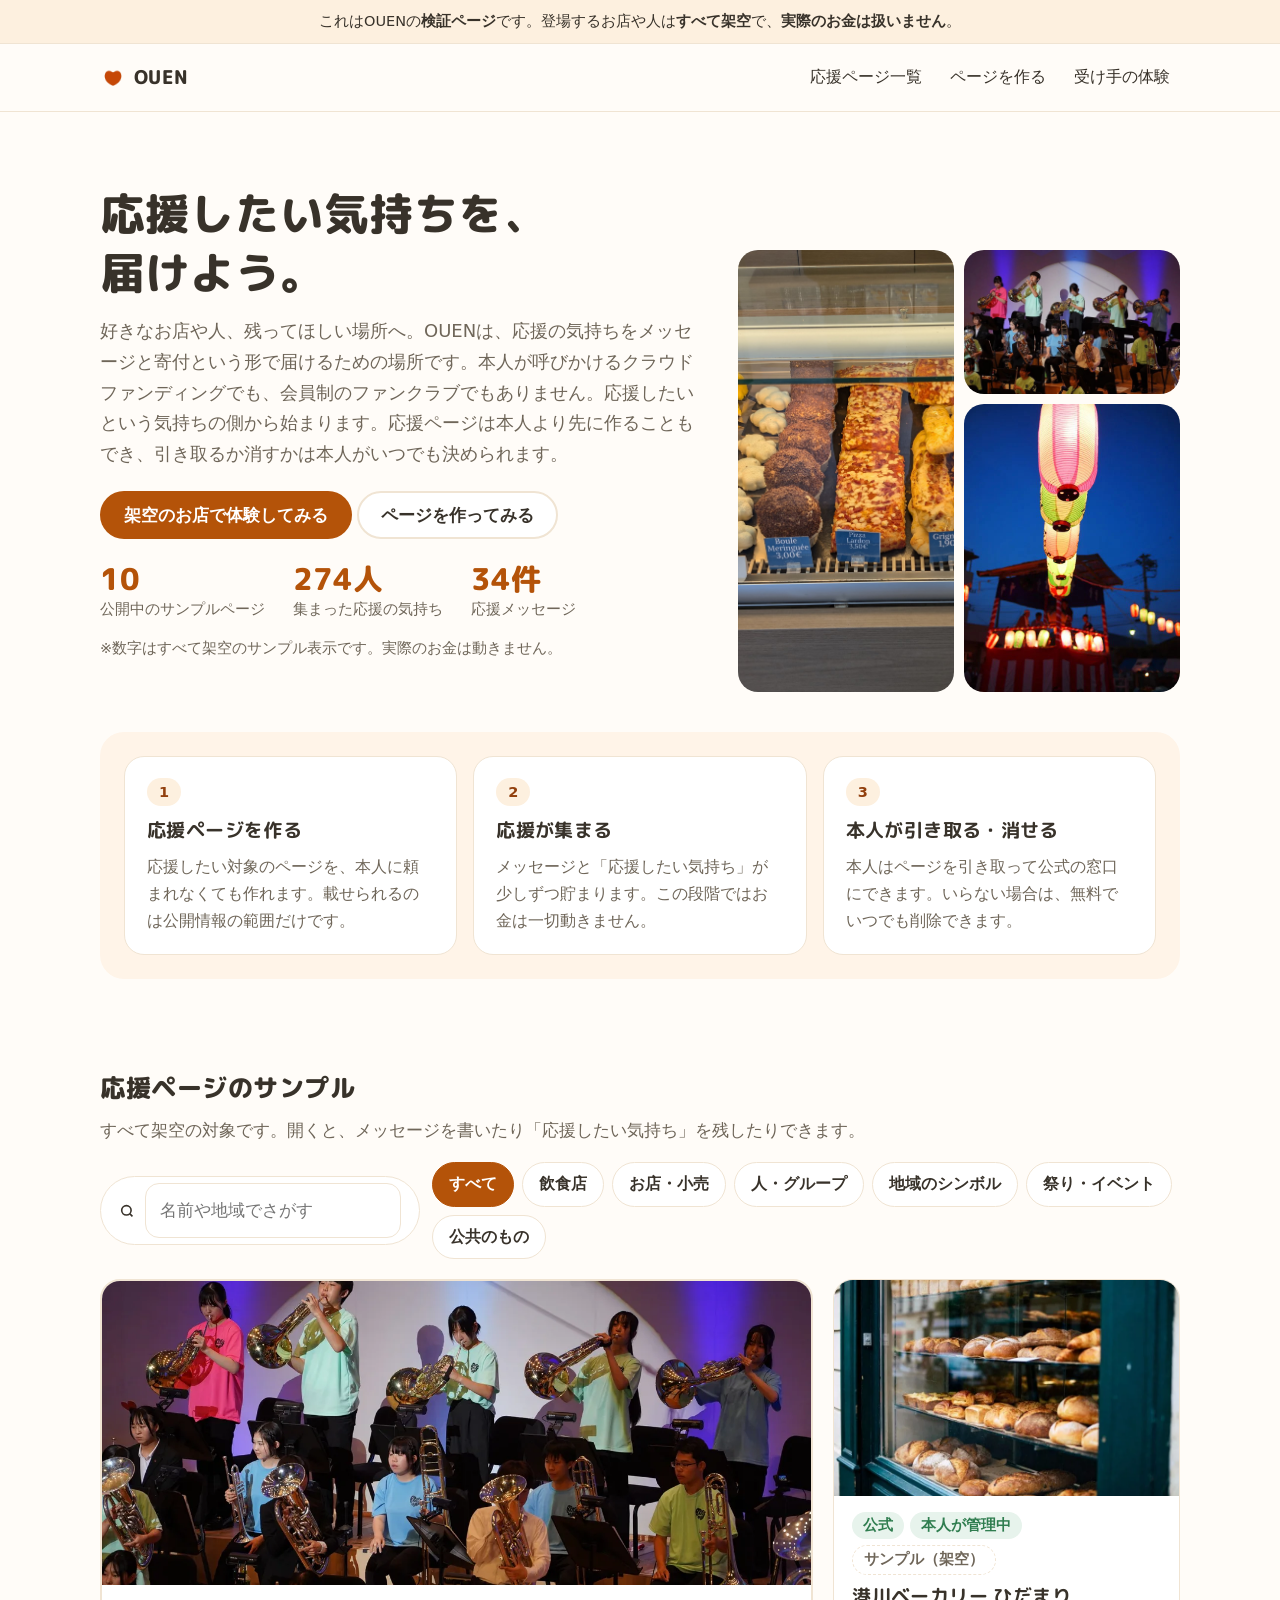
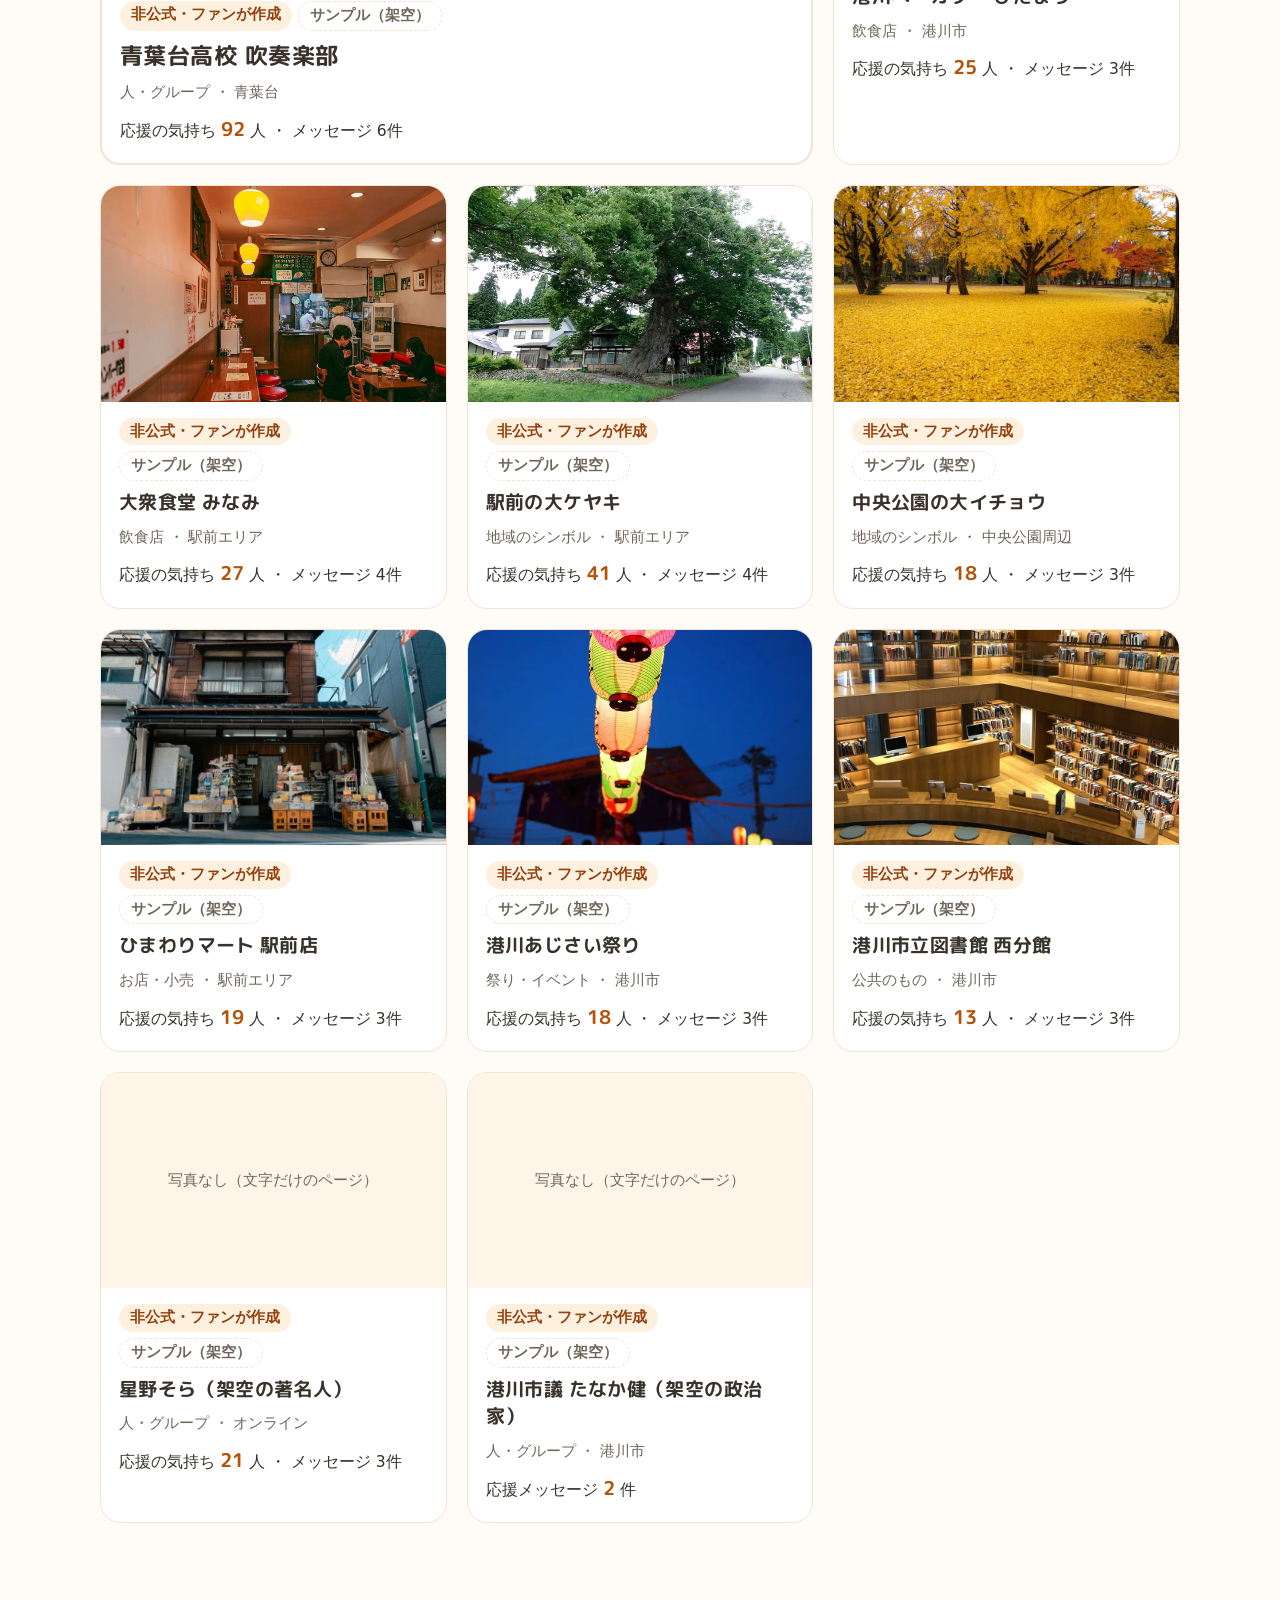
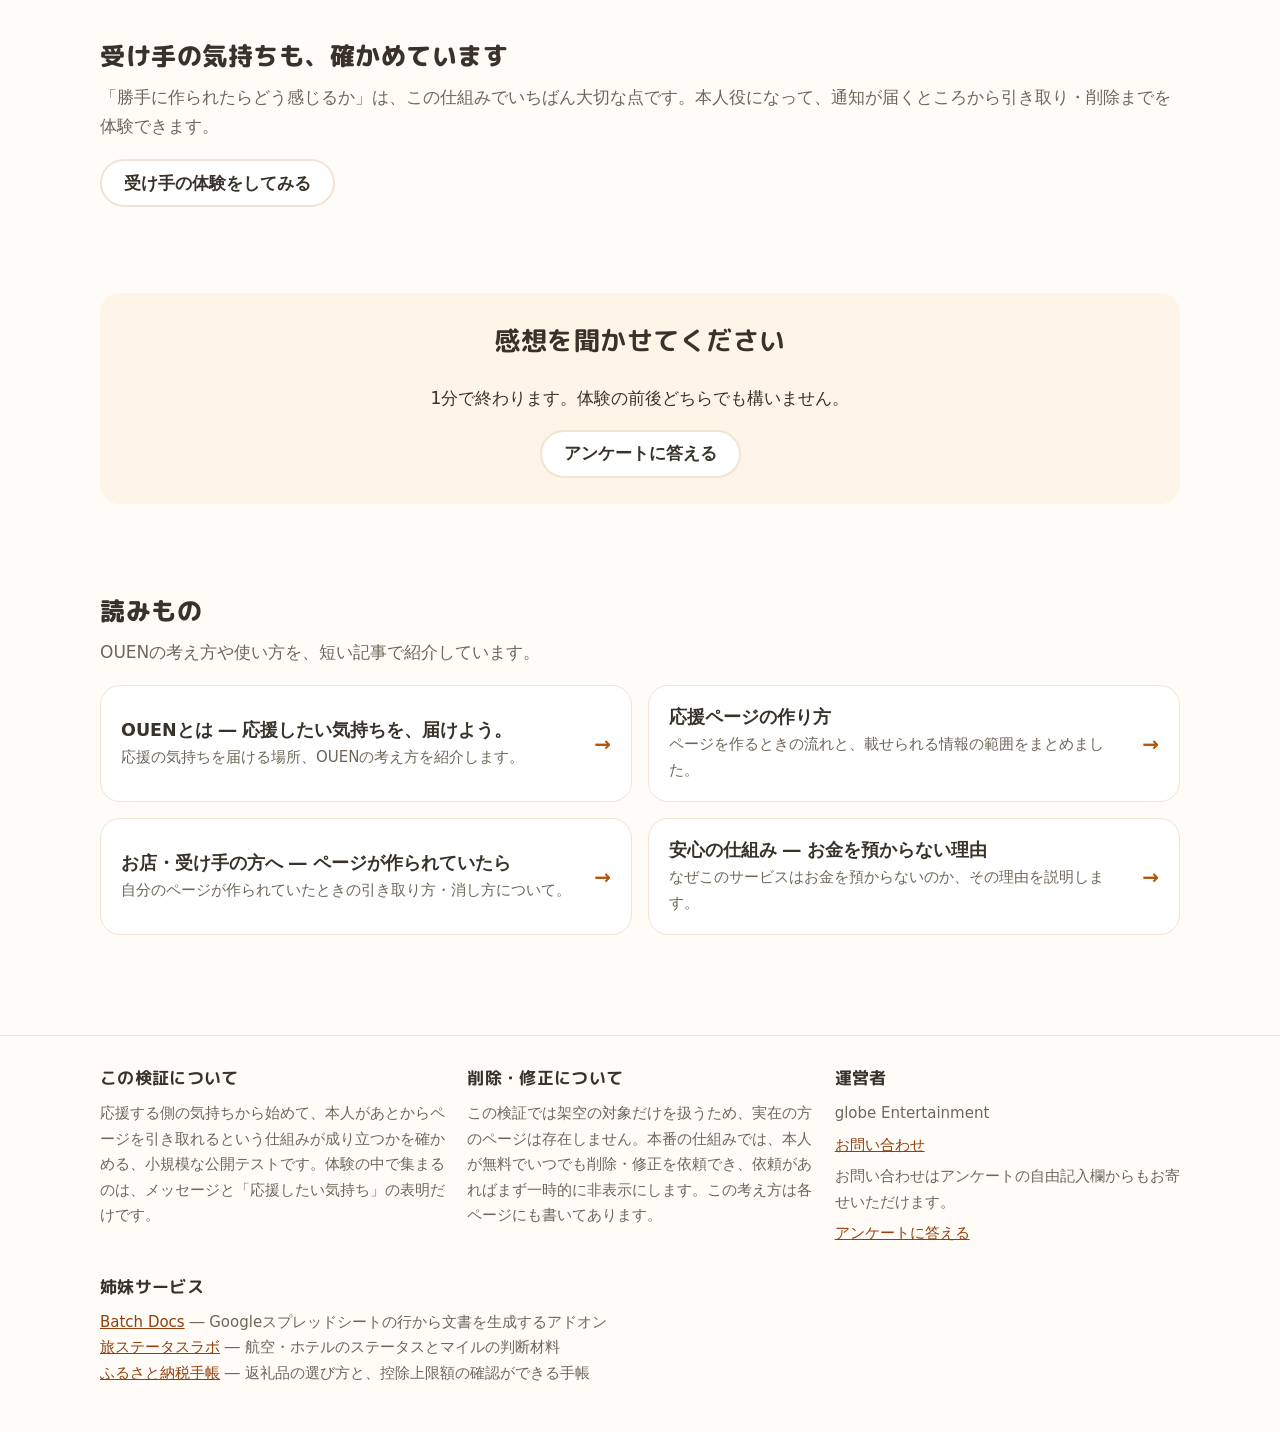
<file: index.html>
<!doctype html>
<html lang="ja">
<head>
<meta charset="utf-8" />
<meta name="viewport" content="width=device-width, initial-scale=1, viewport-fit=cover" />
<meta name="color-scheme" content="light dark" />
<title>OUEN｜応援したい気持ちを、届けよう。</title>
<meta name="description" content="OUENは、応援の気持ちをメッセージと寄付という形で届けるための場所です。本人が呼びかけるクラウドファンディングでも、会員制のファンクラブでもありません。これは検証ページです。登場するお店や人はすべて架空で、実際のお金は扱いません。" />
<link rel="canonical" href="https://ouen.globe-ent.com/" />
<meta property="og:type" content="website" />
<meta property="og:site_name" content="OUEN（検証中）" />
<meta property="og:title" content="OUEN｜応援したい気持ちを、届けよう。" />
<meta property="og:description" content="OUENは、応援の気持ちをメッセージと寄付という形で届けるための場所です。これは検証ページです。登場するお店や人はすべて架空で、実際のお金は扱いません。" />
<meta property="og:url" content="https://ouen.globe-ent.com/" />
<meta property="og:image" content="https://ouen.globe-ent.com/assets/ogp.jpg" />
<meta name="twitter:card" content="summary_large_image" />
<link rel="icon" href="/assets/favicon.png" type="image/png">
<link rel="preconnect" href="https://fonts.googleapis.com" />
<link rel="preconnect" href="https://fonts.gstatic.com" crossorigin />
<link href="https://fonts.googleapis.com/css2?family=M+PLUS+Rounded+1c:wght@500;700;800&display=swap" rel="stylesheet" />
<link rel="stylesheet" href="/assets/lp.css">
</head>
<body>
<div class="disclosure">これはOUENの<strong>検証ページ</strong>です。登場するお店や人は<strong>すべて架空</strong>で、<strong>実際のお金は扱いません</strong>。</div>

<header class="site-head">
<div class="wrap">
<a class="brand" href="#/"><img src="/assets/favicon.png" alt="">OUEN</a>
<nav class="head-nav">
<a href="#/">応援ページ一覧</a>
<a href="#/create">ページを作る</a>
<a href="#/recipient">受け手の体験</a>
</nav>
</div>
</header>

<main id="app" class="wrap"></main>

<footer>
<div class="wrap foot-grid">
<div>
<h2>この検証について</h2>
<p>応援する側の気持ちから始めて、本人があとからページを引き取れるという仕組みが成り立つかを確かめる、小規模な公開テストです。体験の中で集まるのは、メッセージと「応援したい気持ち」の表明だけです。</p>
</div>
<div>
<h2>削除・修正について</h2>
<p>この検証では架空の対象だけを扱うため、実在の方のページは存在しません。本番の仕組みでは、本人が無料でいつでも削除・修正を依頼でき、依頼があればまず一時的に非表示にします。この考え方は各ページにも書いてあります。</p>
</div>
<div>
<h2>運営者</h2>
<p>globe Entertainment</p>
<p><a href="https://docs.google.com/forms/d/e/1FAIpQLScXR3pevi-kSNY3F0o4tdRBYdQeOaUezM6FB2S7_Kya7BMilw/viewform" target="_blank" rel="noopener">お問い合わせ</a></p>
<p>お問い合わせはアンケートの自由記入欄からもお寄せいただけます。</p>
<p><a href="https://docs.google.com/forms/d/e/1FAIpQLSfyrI0xlNw-6og42IfKpYyGE5YDRkhZcs0p3qMqqOJnfvwfFw/viewform" target="_blank" rel="noopener" data-survey>アンケートに答える</a></p>
</div>
</div>
<div class="wrap" style="margin-top:20px">
<div>
<h2>姉妹サービス</h2>
<p><a href="https://batchdocs.globe-ent.com/">Batch Docs</a> ― Googleスプレッドシートの行から文書を生成するアドオン<br>
<a href="https://travel.globe-ent.com/">旅ステータスラボ</a> ― 航空・ホテルのステータスとマイルの判断材料<br>
<a href="https://furusato.globe-ent.com/">ふるさと納税手帳</a> ― 返礼品の選び方と、控除上限額の確認ができる手帳</p>
</div>
</div>
</footer>

<script src="/assets/lp-core.js"></script>
<script src="/assets/lp-app.js"></script>
</body>
</html>
</file>
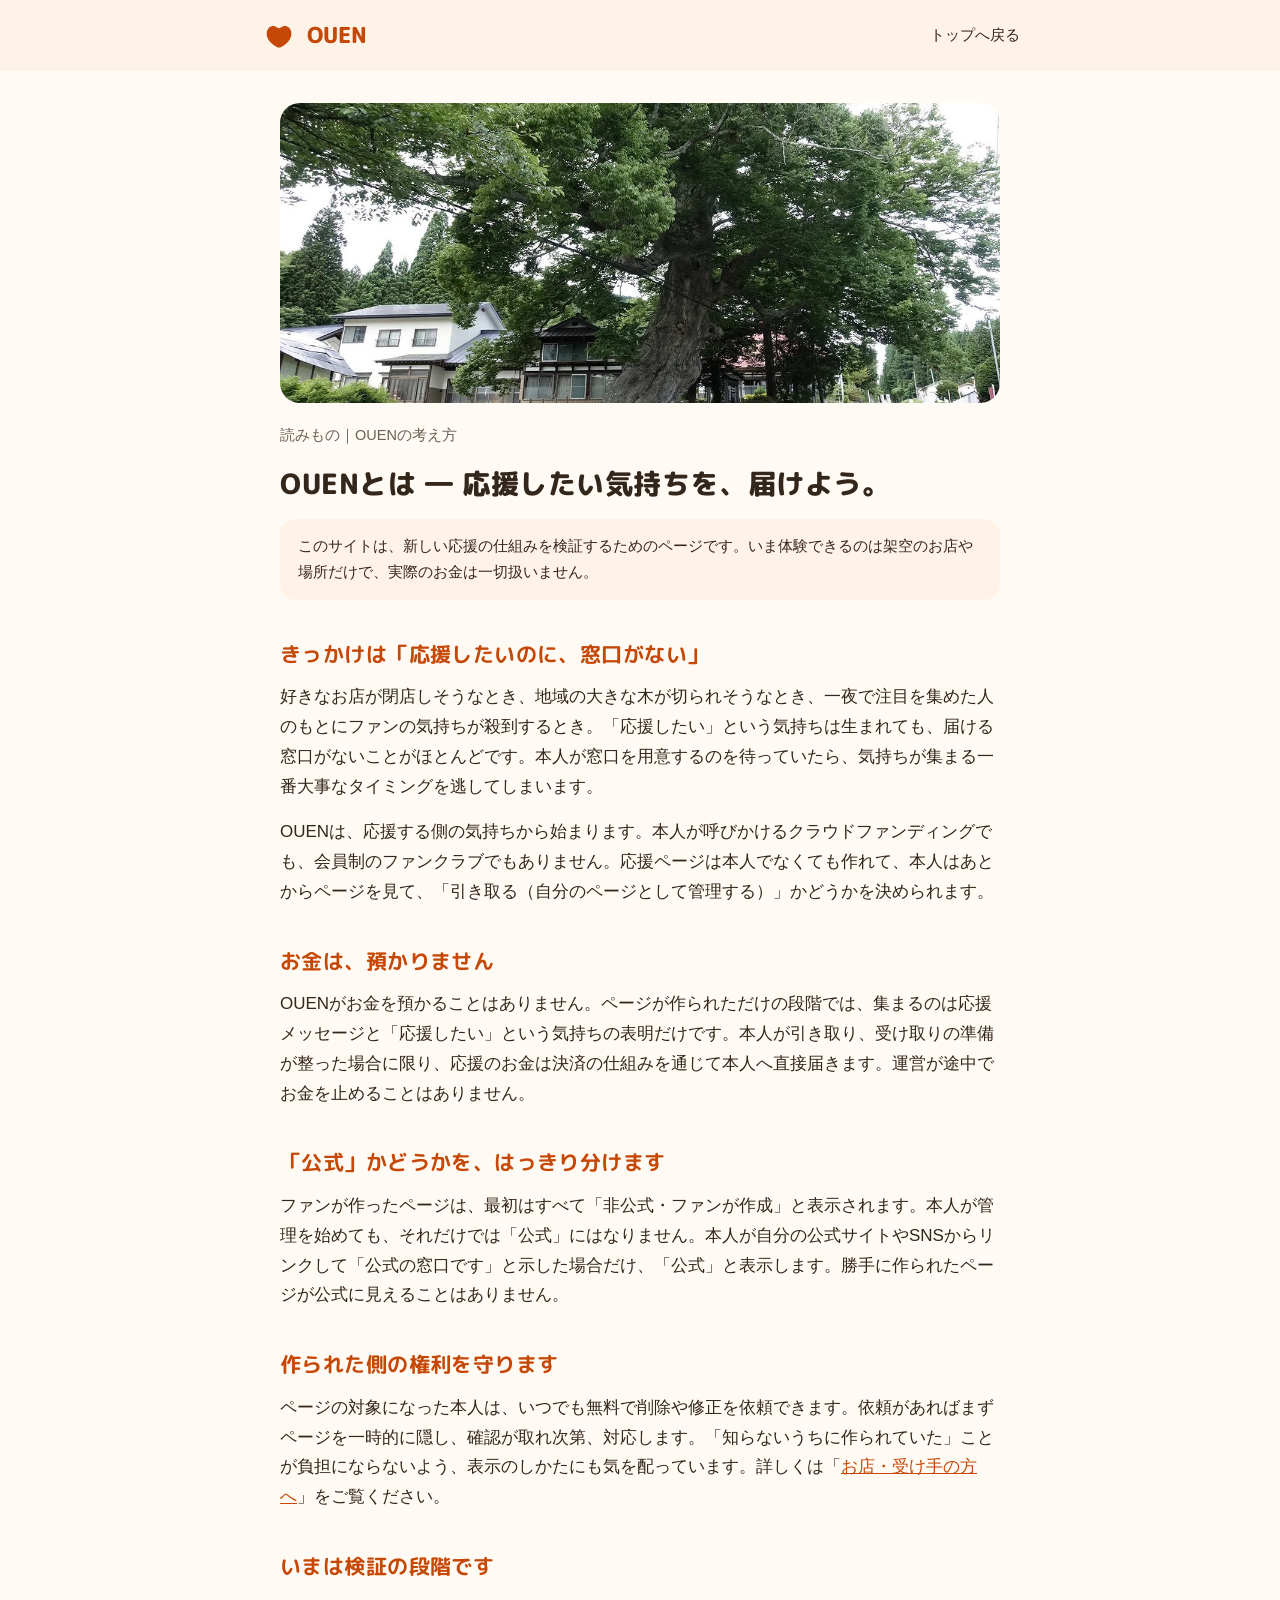
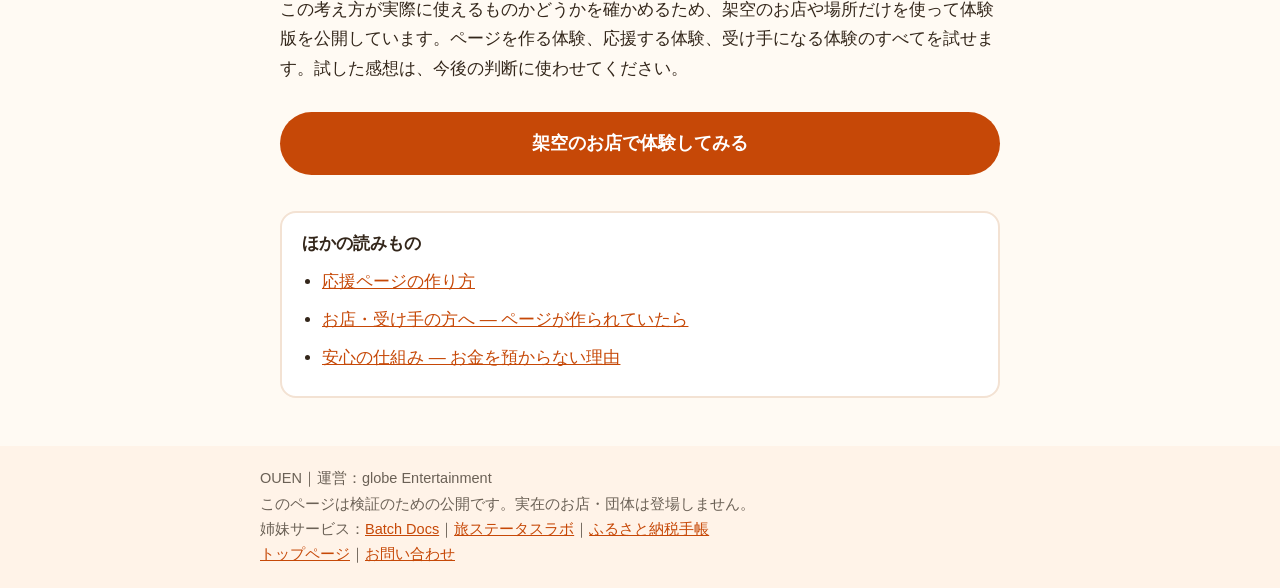
<file: articles/about.html>
<!DOCTYPE html>
<html lang="ja">
<head>
<meta charset="UTF-8">
<meta name="viewport" content="width=device-width, initial-scale=1.0">
<title>OUENとは｜応援したい気持ちを、届けよう。 | OUEN</title>
<meta name="description" content="OUENは、応援の気持ちをメッセージと寄付という形で届けるための場所です。お金は預かりません。現在は検証中のため、体験できるのは架空のお店だけです。">
<link rel="canonical" href="https://ouen.globe-ent.com/articles/about.html">
<link rel="icon" href="/assets/favicon.png" type="image/png">
<meta property="og:title" content="OUENとは｜応援したい気持ちを、届けよう。">
<meta property="og:description" content="応援の気持ちを届ける場所、OUENの考え方。お金は預かりません。検証中のコンセプト紹介です。">
<meta property="og:type" content="article">
<meta property="og:url" content="https://ouen.globe-ent.com/articles/about.html">
<meta property="og:image" content="https://ouen.globe-ent.com/assets/ogp.jpg">
<link rel="preconnect" href="https://fonts.googleapis.com">
<link rel="preconnect" href="https://fonts.gstatic.com" crossorigin>
<link href="https://fonts.googleapis.com/css2?family=M+PLUS+Rounded+1c:wght@500;700;800&display=swap" rel="stylesheet">
<link rel="stylesheet" href="/assets/article.css">
</head>
<body>
<header><div class="inner"><a class="logo" href="/"><img class="logo-mark" src="/assets/favicon.png" alt="">OUEN</a><a class="back" href="/">トップへ戻る</a></div></header>
<main>
<img class="eyecatch photo" src="../assets/article-about.jpg" alt="">
<p class="eyebrow">読みもの｜OUENの考え方</p>
<h1>OUENとは ― 応援したい気持ちを、届けよう。</h1>
<div class="notice">このサイトは、新しい応援の仕組みを検証するためのページです。いま体験できるのは架空のお店や場所だけで、実際のお金は一切扱いません。</div>

<h2>きっかけは「応援したいのに、窓口がない」</h2>
<p>好きなお店が閉店しそうなとき、地域の大きな木が切られそうなとき、一夜で注目を集めた人のもとにファンの気持ちが殺到するとき。「応援したい」という気持ちは生まれても、届ける窓口がないことがほとんどです。本人が窓口を用意するのを待っていたら、気持ちが集まる一番大事なタイミングを逃してしまいます。</p>
<p>OUENは、応援する側の気持ちから始まります。本人が呼びかけるクラウドファンディングでも、会員制のファンクラブでもありません。応援ページは本人でなくても作れて、本人はあとからページを見て、「引き取る（自分のページとして管理する）」かどうかを決められます。</p>

<h2>お金は、預かりません</h2>
<p>OUENがお金を預かることはありません。ページが作られただけの段階では、集まるのは応援メッセージと「応援したい」という気持ちの表明だけです。本人が引き取り、受け取りの準備が整った場合に限り、応援のお金は決済の仕組みを通じて本人へ直接届きます。運営が途中でお金を止めることはありません。</p>

<h2>「公式」かどうかを、はっきり分けます</h2>
<p>ファンが作ったページは、最初はすべて「非公式・ファンが作成」と表示されます。本人が管理を始めても、それだけでは「公式」にはなりません。本人が自分の公式サイトやSNSからリンクして「公式の窓口です」と示した場合だけ、「公式」と表示します。勝手に作られたページが公式に見えることはありません。</p>

<h2>作られた側の権利を守ります</h2>
<p>ページの対象になった本人は、いつでも無料で削除や修正を依頼できます。依頼があればまずページを一時的に隠し、確認が取れ次第、対応します。「知らないうちに作られていた」ことが負担にならないよう、表示のしかたにも気を配っています。詳しくは「<a href="/articles/for-recipients.html">お店・受け手の方へ</a>」をご覧ください。</p>

<h2>いまは検証の段階です</h2>
<p>この考え方が実際に使えるものかどうかを確かめるため、架空のお店や場所だけを使って体験版を公開しています。ページを作る体験、応援する体験、受け手になる体験のすべてを試せます。試した感想は、今後の判断に使わせてください。</p>

<a class="cta" href="/">架空のお店で体験してみる</a>

<div class="links">
<p>ほかの読みもの</p>
<ul>
<li><a href="/articles/how-to-create.html">応援ページの作り方</a></li>
<li><a href="/articles/for-recipients.html">お店・受け手の方へ ― ページが作られていたら</a></li>
<li><a href="/articles/safety.html">安心の仕組み ― お金を預からない理由</a></li>
</ul>
</div>
</main>
<footer><div class="inner">OUEN｜運営：globe Entertainment<br>このページは検証のための公開です。実在のお店・団体は登場しません。<br>姉妹サービス：<a href="https://batchdocs.globe-ent.com/">Batch Docs</a>｜<a href="https://travel.globe-ent.com/">旅ステータスラボ</a>｜<a href="https://furusato.globe-ent.com/">ふるさと納税手帳</a><br><a href="/">トップページ</a>｜<a href="https://docs.google.com/forms/d/e/1FAIpQLScXR3pevi-kSNY3F0o4tdRBYdQeOaUezM6FB2S7_Kya7BMilw/viewform">お問い合わせ</a></div></footer>
</body>
</html>
</file>
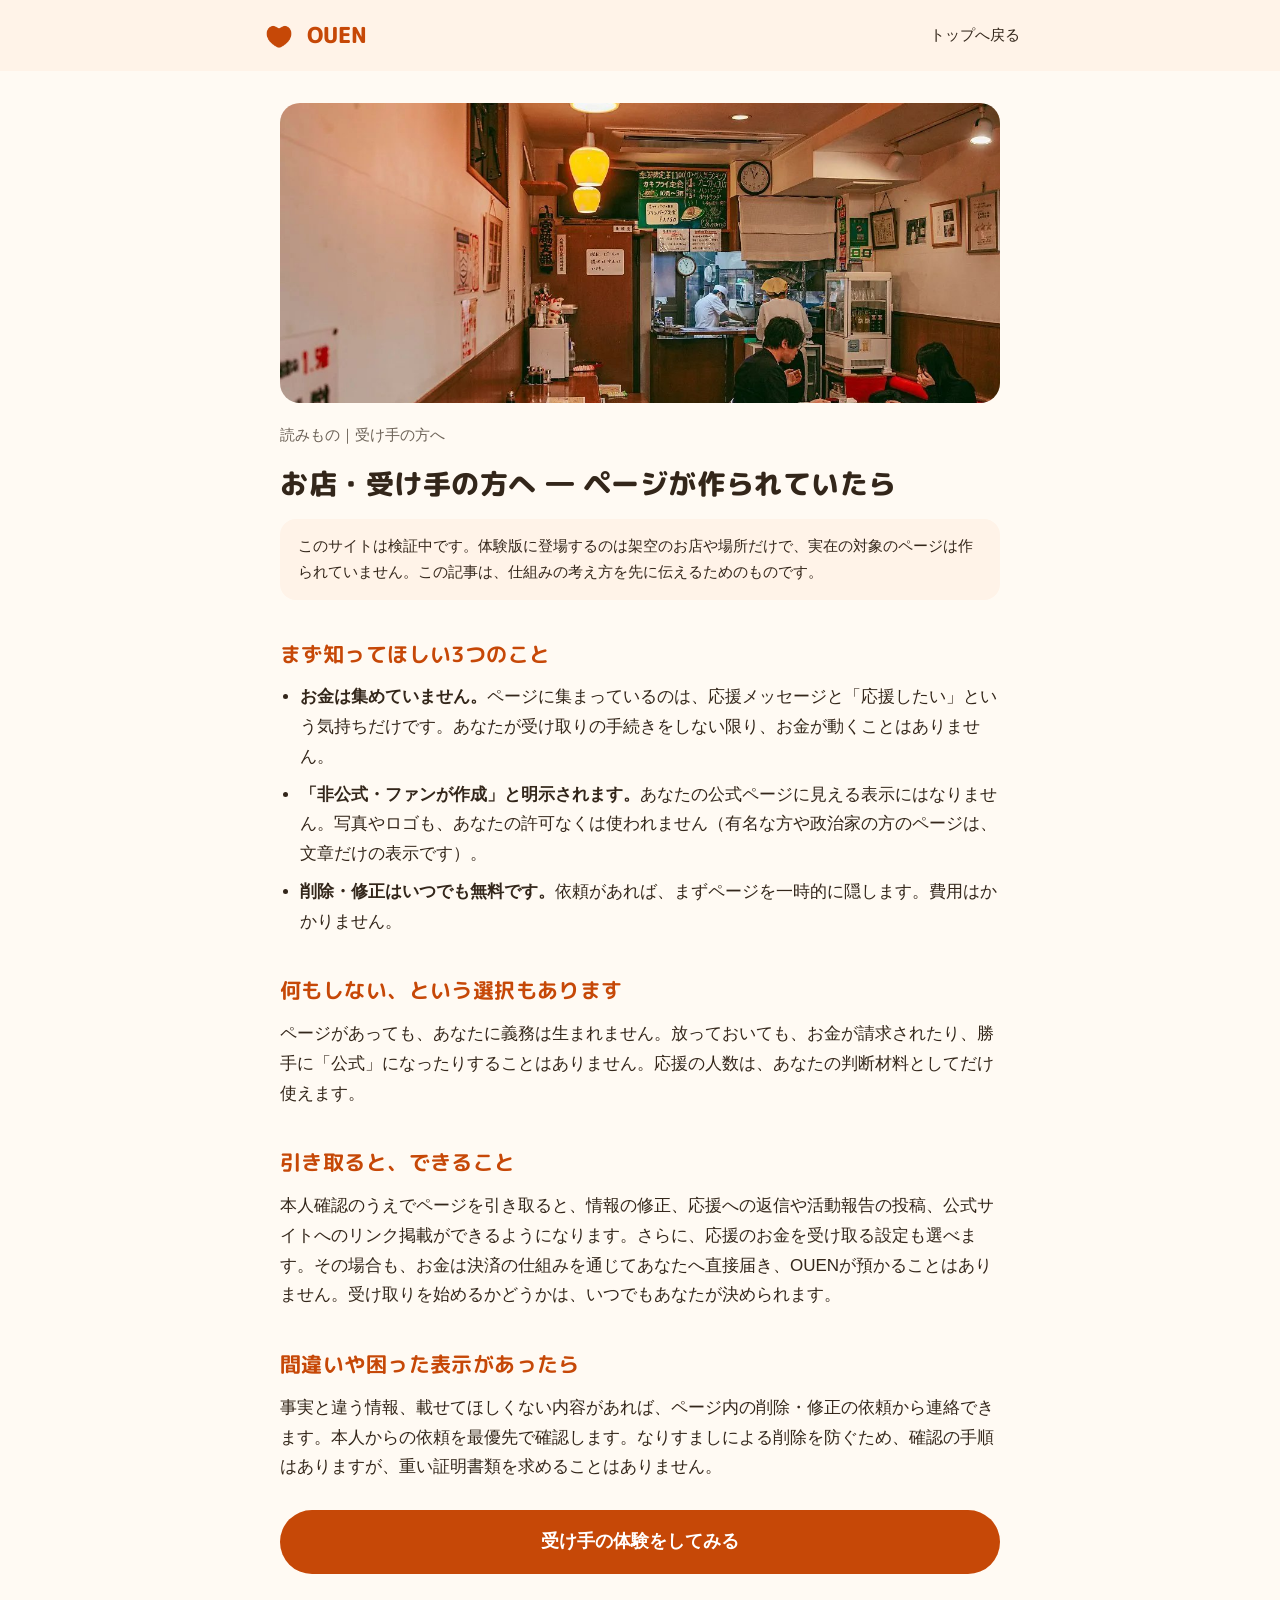
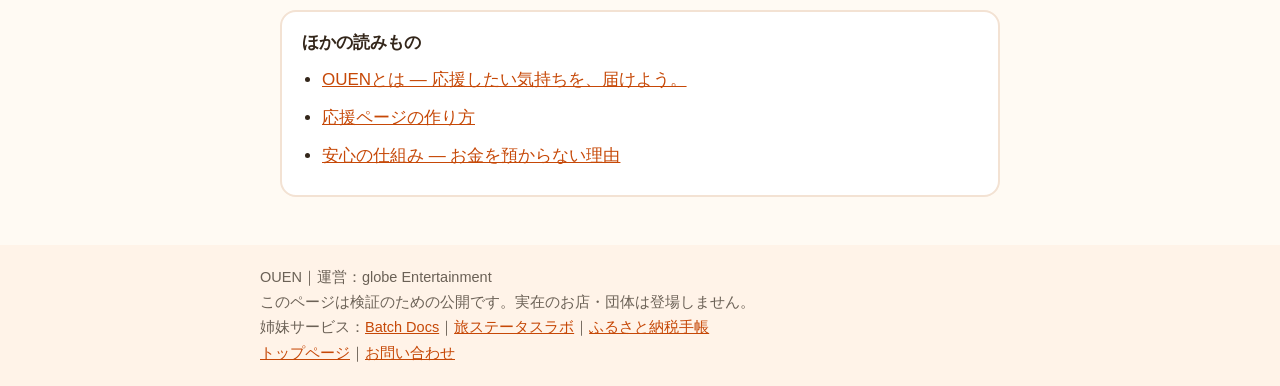
<file: articles/for-recipients.html>
<!DOCTYPE html>
<html lang="ja">
<head>
<meta charset="UTF-8">
<meta name="viewport" content="width=device-width, initial-scale=1.0">
<title>お店・受け手の方へ ― ページが作られていたら｜OUEN</title>
<meta name="description" content="あなたの店や活動の応援ページがファンによって作られていた場合の説明です。非公式と明示され、お金は集めていません。削除・修正はいつでも無料で依頼できます。">
<link rel="canonical" href="https://ouen.globe-ent.com/articles/for-recipients.html">
<link rel="icon" href="/assets/favicon.png" type="image/png">
<meta property="og:title" content="お店・受け手の方へ ― ページが作られていたら｜OUEN">
<meta property="og:description" content="ファンが作ったページは「非公式」と明示され、お金は集めていません。削除・修正はいつでも無料です。">
<meta property="og:type" content="article">
<meta property="og:url" content="https://ouen.globe-ent.com/articles/for-recipients.html">
<meta property="og:image" content="https://ouen.globe-ent.com/assets/ogp.jpg">
<link rel="preconnect" href="https://fonts.googleapis.com">
<link rel="preconnect" href="https://fonts.gstatic.com" crossorigin>
<link href="https://fonts.googleapis.com/css2?family=M+PLUS+Rounded+1c:wght@500;700;800&display=swap" rel="stylesheet">
<link rel="stylesheet" href="/assets/article.css">
</head>
<body>
<header><div class="inner"><a class="logo" href="/"><img class="logo-mark" src="/assets/favicon.png" alt="">OUEN</a><a class="back" href="/">トップへ戻る</a></div></header>
<main>
<img class="eyecatch photo" src="../assets/article-recipients.jpg" alt="">
<p class="eyebrow">読みもの｜受け手の方へ</p>
<h1>お店・受け手の方へ ― ページが作られていたら</h1>
<div class="notice">このサイトは検証中です。体験版に登場するのは架空のお店や場所だけで、実在の対象のページは作られていません。この記事は、仕組みの考え方を先に伝えるためのものです。</div>

<h2>まず知ってほしい3つのこと</h2>
<ul>
<li><strong>お金は集めていません。</strong>ページに集まっているのは、応援メッセージと「応援したい」という気持ちだけです。あなたが受け取りの手続きをしない限り、お金が動くことはありません。</li>
<li><strong>「非公式・ファンが作成」と明示されます。</strong>あなたの公式ページに見える表示にはなりません。写真やロゴも、あなたの許可なくは使われません（有名な方や政治家の方のページは、文章だけの表示です）。</li>
<li><strong>削除・修正はいつでも無料です。</strong>依頼があれば、まずページを一時的に隠します。費用はかかりません。</li>
</ul>

<h2>何もしない、という選択もあります</h2>
<p>ページがあっても、あなたに義務は生まれません。放っておいても、お金が請求されたり、勝手に「公式」になったりすることはありません。応援の人数は、あなたの判断材料としてだけ使えます。</p>

<h2>引き取ると、できること</h2>
<p>本人確認のうえでページを引き取ると、情報の修正、応援への返信や活動報告の投稿、公式サイトへのリンク掲載ができるようになります。さらに、応援のお金を受け取る設定も選べます。その場合も、お金は決済の仕組みを通じてあなたへ直接届き、OUENが預かることはありません。受け取りを始めるかどうかは、いつでもあなたが決められます。</p>

<h2>間違いや困った表示があったら</h2>
<p>事実と違う情報、載せてほしくない内容があれば、ページ内の削除・修正の依頼から連絡できます。本人からの依頼を最優先で確認します。なりすましによる削除を防ぐため、確認の手順はありますが、重い証明書類を求めることはありません。</p>

<a class="cta" href="/">受け手の体験をしてみる</a>

<div class="links">
<p>ほかの読みもの</p>
<ul>
<li><a href="/articles/about.html">OUENとは ― 応援したい気持ちを、届けよう。</a></li>
<li><a href="/articles/how-to-create.html">応援ページの作り方</a></li>
<li><a href="/articles/safety.html">安心の仕組み ― お金を預からない理由</a></li>
</ul>
</div>
</main>
<footer><div class="inner">OUEN｜運営：globe Entertainment<br>このページは検証のための公開です。実在のお店・団体は登場しません。<br>姉妹サービス：<a href="https://batchdocs.globe-ent.com/">Batch Docs</a>｜<a href="https://travel.globe-ent.com/">旅ステータスラボ</a>｜<a href="https://furusato.globe-ent.com/">ふるさと納税手帳</a><br><a href="/">トップページ</a>｜<a href="https://docs.google.com/forms/d/e/1FAIpQLScXR3pevi-kSNY3F0o4tdRBYdQeOaUezM6FB2S7_Kya7BMilw/viewform">お問い合わせ</a></div></footer>
</body>
</html>
</file>
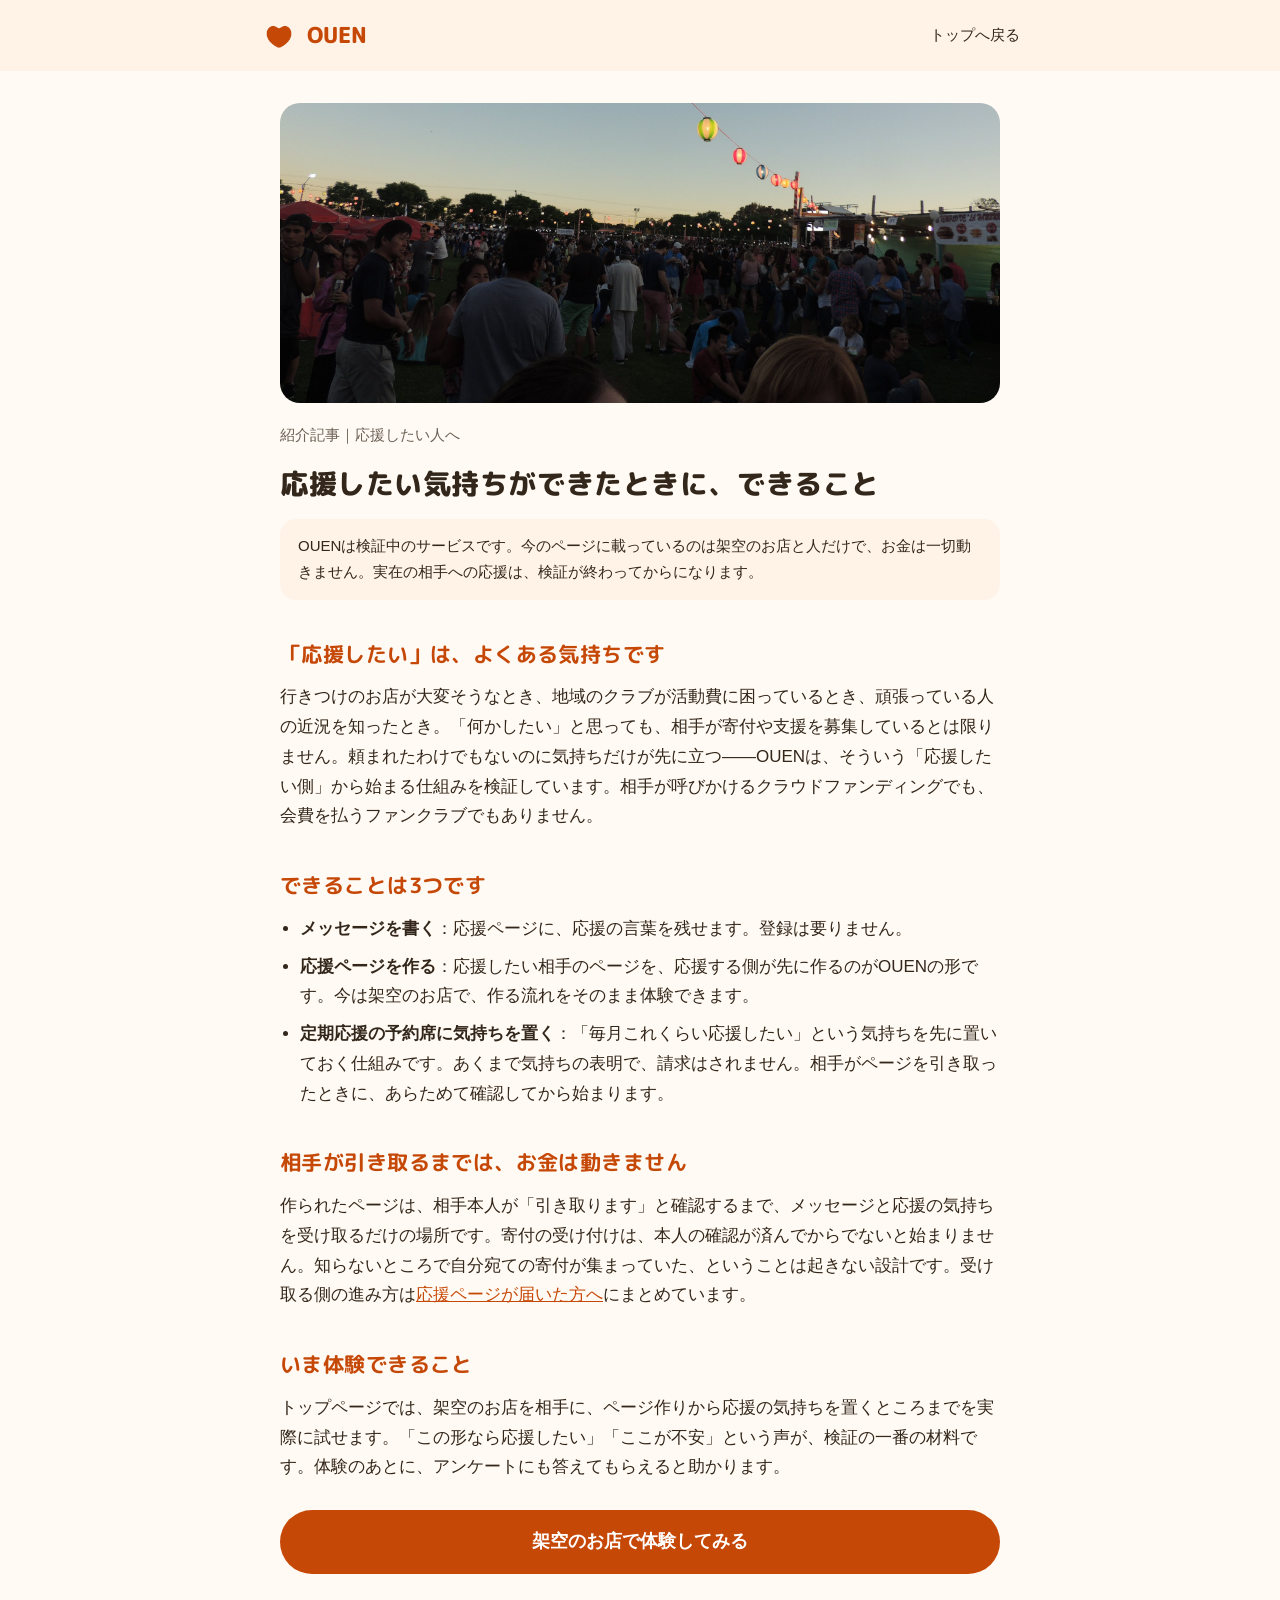
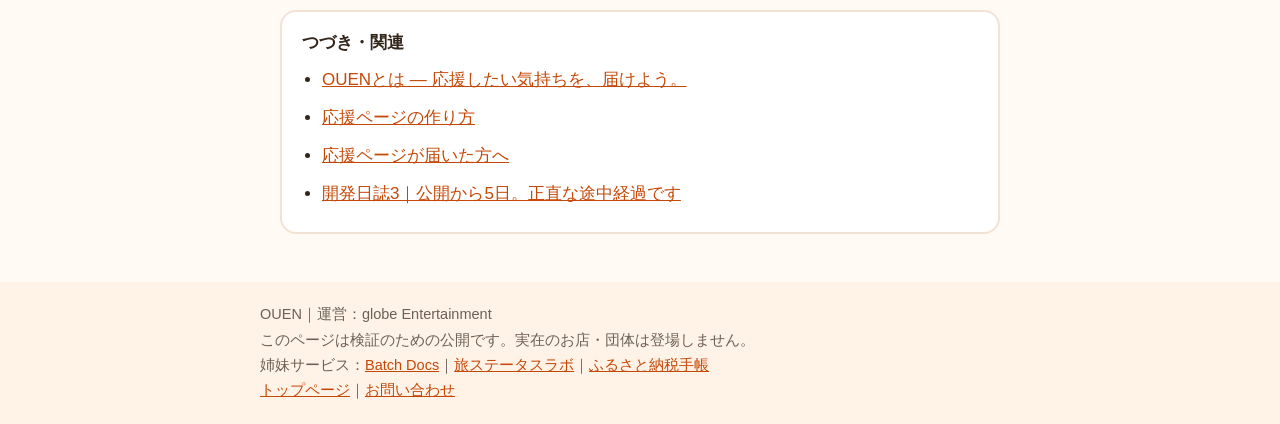
<file: articles/for-supporters.html>
<!DOCTYPE html>
<html lang="ja">
<head>
<meta charset="UTF-8">
<meta name="viewport" content="width=device-width, initial-scale=1.0">
<title>応援したい人へ ― 気持ちの届け方 | OUEN</title>
<meta name="description" content="応援したいお店や人がいるときに、OUENでできることをまとめました。メッセージを書く、応援ページを作る、定期応援の予約席に気持ちを置く。今は検証中で、お金は一切動きません。">
<link rel="canonical" href="https://ouen.globe-ent.com/articles/for-supporters.html">
<link rel="icon" href="/assets/favicon.png" type="image/png">
<meta property="og:title" content="応援したい人へ ― 気持ちの届け方">
<meta property="og:description" content="応援したい気持ちができたときにできること。メッセージと「応援の予約」という形で届ける仕組みを検証しています。">
<meta property="og:type" content="article">
<meta property="og:url" content="https://ouen.globe-ent.com/articles/for-supporters.html">
<meta property="og:image" content="https://ouen.globe-ent.com/assets/ogp.jpg">
<link rel="preconnect" href="https://fonts.googleapis.com">
<link rel="preconnect" href="https://fonts.gstatic.com" crossorigin>
<link href="https://fonts.googleapis.com/css2?family=M+PLUS+Rounded+1c:wght@500;700;800&display=swap" rel="stylesheet">
<link rel="stylesheet" href="/assets/article.css">
</head>
<body>
<header><div class="inner"><a class="logo" href="/"><img class="logo-mark" src="/assets/favicon.png" alt="">OUEN</a><a class="back" href="/">トップへ戻る</a></div></header>
<main>
<img class="eyecatch photo" src="../assets/article-supporters.jpg" alt="">
<p class="eyebrow">紹介記事｜応援したい人へ</p>
<h1>応援したい気持ちができたときに、できること</h1>
<div class="notice">OUENは検証中のサービスです。今のページに載っているのは架空のお店と人だけで、お金は一切動きません。実在の相手への応援は、検証が終わってからになります。</div>

<h2>「応援したい」は、よくある気持ちです</h2>
<p>行きつけのお店が大変そうなとき、地域のクラブが活動費に困っているとき、頑張っている人の近況を知ったとき。「何かしたい」と思っても、相手が寄付や支援を募集しているとは限りません。頼まれたわけでもないのに気持ちだけが先に立つ——OUENは、そういう「応援したい側」から始まる仕組みを検証しています。相手が呼びかけるクラウドファンディングでも、会費を払うファンクラブでもありません。</p>

<h2>できることは3つです</h2>
<ul>
<li><strong>メッセージを書く</strong>：応援ページに、応援の言葉を残せます。登録は要りません。</li>
<li><strong>応援ページを作る</strong>：応援したい相手のページを、応援する側が先に作るのがOUENの形です。今は架空のお店で、作る流れをそのまま体験できます。</li>
<li><strong>定期応援の予約席に気持ちを置く</strong>：「毎月これくらい応援したい」という気持ちを先に置いておく仕組みです。あくまで気持ちの表明で、請求はされません。相手がページを引き取ったときに、あらためて確認してから始まります。</li>
</ul>

<h2>相手が引き取るまでは、お金は動きません</h2>
<p>作られたページは、相手本人が「引き取ります」と確認するまで、メッセージと応援の気持ちを受け取るだけの場所です。寄付の受け付けは、本人の確認が済んでからでないと始まりません。知らないところで自分宛ての寄付が集まっていた、ということは起きない設計です。受け取る側の進み方は<a href="/articles/for-recipients.html">応援ページが届いた方へ</a>にまとめています。</p>

<h2>いま体験できること</h2>
<p>トップページでは、架空のお店を相手に、ページ作りから応援の気持ちを置くところまでを実際に試せます。「この形なら応援したい」「ここが不安」という声が、検証の一番の材料です。体験のあとに、アンケートにも答えてもらえると助かります。</p>

<a class="cta" href="/">架空のお店で体験してみる</a>

<div class="links">
<p>つづき・関連</p>
<ul>
<li><a href="/articles/about.html">OUENとは ― 応援したい気持ちを、届けよう。</a></li>
<li><a href="/articles/how-to-create.html">応援ページの作り方</a></li>
<li><a href="/articles/for-recipients.html">応援ページが届いた方へ</a></li>
<li><a href="/journal/interim-report.html">開発日誌3｜公開から5日。正直な途中経過です</a></li>
</ul>
</div>
</main>
<footer><div class="inner">OUEN｜運営：globe Entertainment<br>このページは検証のための公開です。実在のお店・団体は登場しません。<br>姉妹サービス：<a href="https://batchdocs.globe-ent.com/">Batch Docs</a>｜<a href="https://travel.globe-ent.com/">旅ステータスラボ</a>｜<a href="https://furusato.globe-ent.com/">ふるさと納税手帳</a><br><a href="/">トップページ</a>｜<a href="https://docs.google.com/forms/d/e/1FAIpQLScXR3pevi-kSNY3F0o4tdRBYdQeOaUezM6FB2S7_Kya7BMilw/viewform">お問い合わせ</a></div></footer>
</body>
</html>
</file>
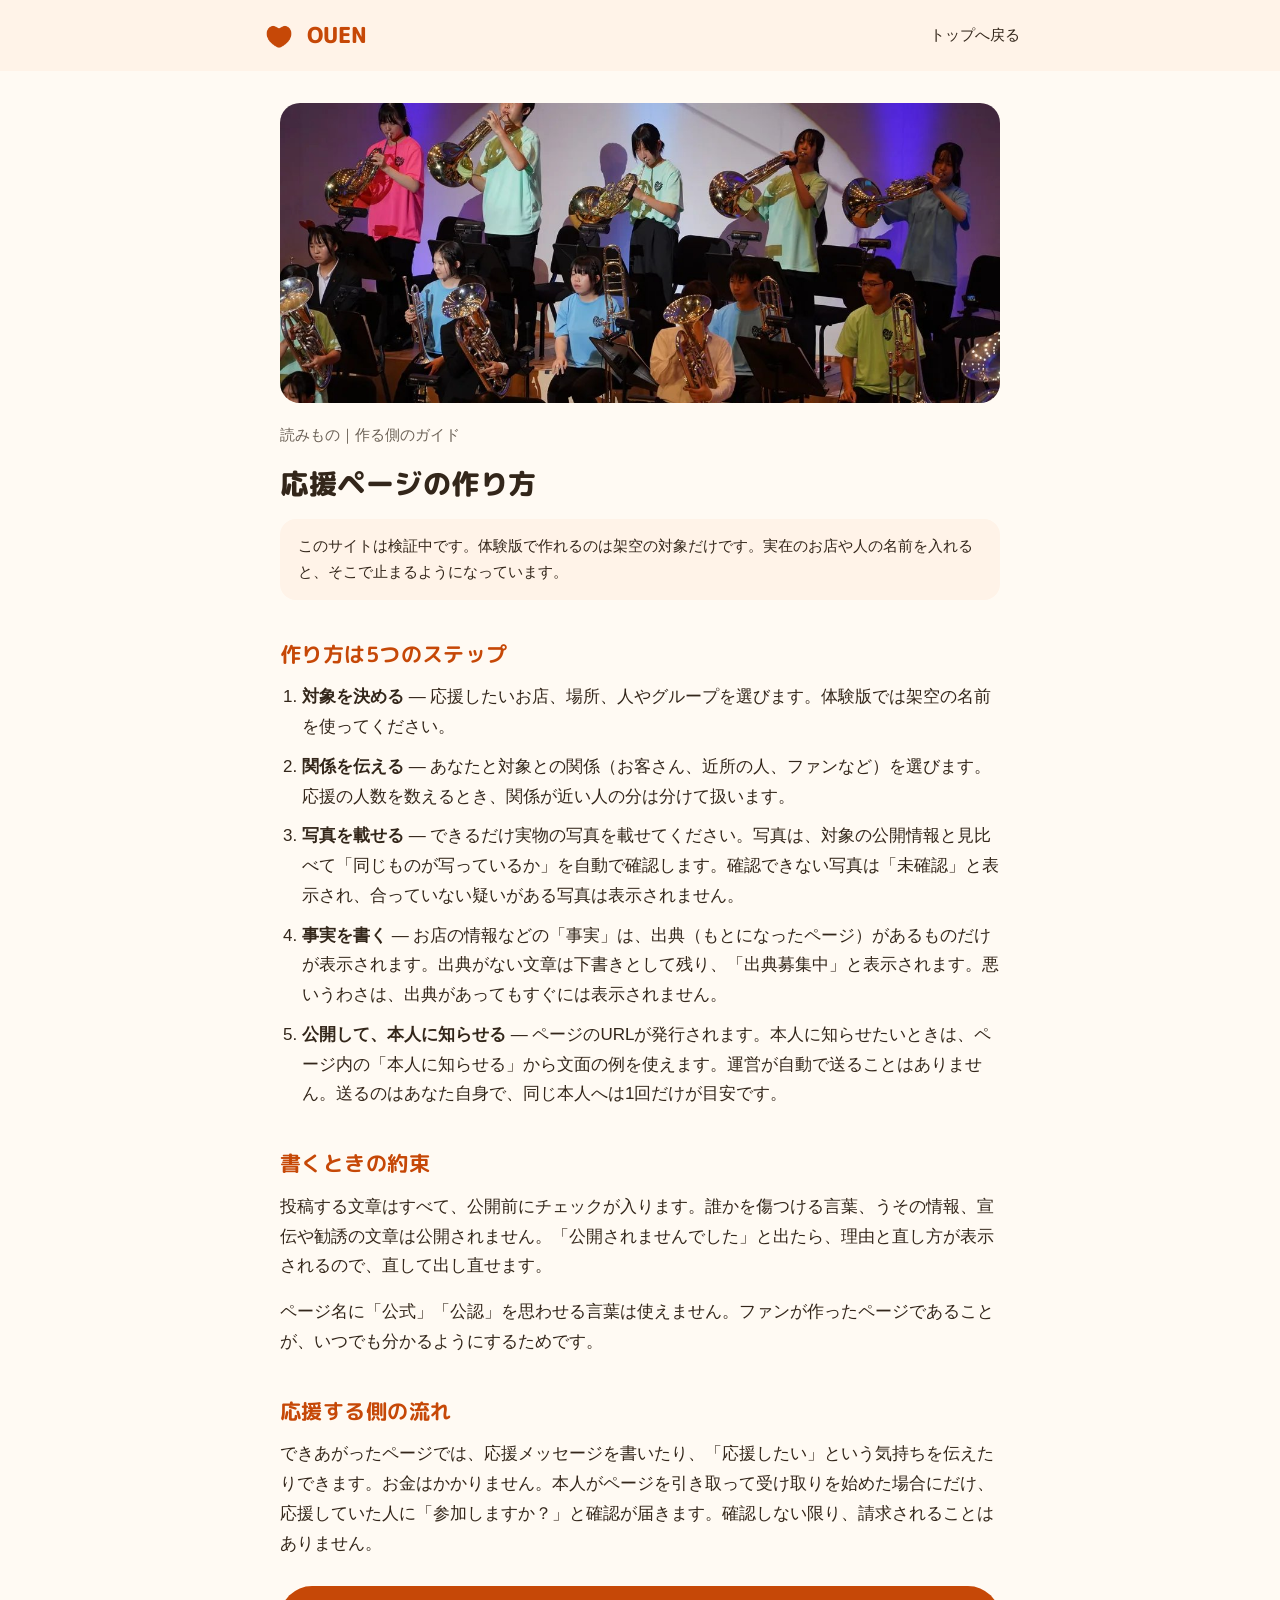
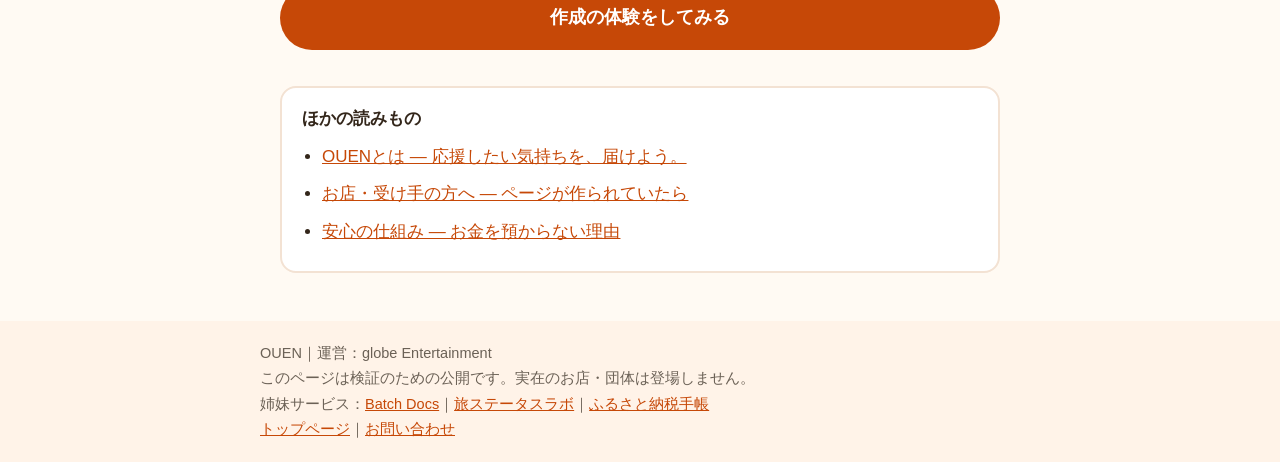
<file: articles/how-to-create.html>
<!DOCTYPE html>
<html lang="ja">
<head>
<meta charset="UTF-8">
<meta name="viewport" content="width=device-width, initial-scale=1.0">
<title>応援ページの作り方｜OUEN</title>
<meta name="description" content="OUENで応援ページを作る流れを説明します。対象を決める、写真を載せる、事実は出典のあるものだけ、の3つが基本です。体験版では架空の名前だけで作成できます。">
<link rel="canonical" href="https://ouen.globe-ent.com/articles/how-to-create.html">
<link rel="icon" href="/assets/favicon.png" type="image/png">
<meta property="og:title" content="応援ページの作り方｜OUEN">
<meta property="og:description" content="対象を決める、実物の写真を載せる、事実は出典のあるものだけ。応援ページ作成の流れを紹介します。">
<meta property="og:type" content="article">
<meta property="og:url" content="https://ouen.globe-ent.com/articles/how-to-create.html">
<meta property="og:image" content="https://ouen.globe-ent.com/assets/ogp.jpg">
<link rel="preconnect" href="https://fonts.googleapis.com">
<link rel="preconnect" href="https://fonts.gstatic.com" crossorigin>
<link href="https://fonts.googleapis.com/css2?family=M+PLUS+Rounded+1c:wght@500;700;800&display=swap" rel="stylesheet">
<link rel="stylesheet" href="/assets/article.css">
</head>
<body>
<header><div class="inner"><a class="logo" href="/"><img class="logo-mark" src="/assets/favicon.png" alt="">OUEN</a><a class="back" href="/">トップへ戻る</a></div></header>
<main>
<img class="eyecatch photo" src="../assets/article-howto.jpg" alt="">
<p class="eyebrow">読みもの｜作る側のガイド</p>
<h1>応援ページの作り方</h1>
<div class="notice">このサイトは検証中です。体験版で作れるのは架空の対象だけです。実在のお店や人の名前を入れると、そこで止まるようになっています。</div>

<h2>作り方は5つのステップ</h2>
<ol>
<li><strong>対象を決める</strong> ― 応援したいお店、場所、人やグループを選びます。体験版では架空の名前を使ってください。</li>
<li><strong>関係を伝える</strong> ― あなたと対象との関係（お客さん、近所の人、ファンなど）を選びます。応援の人数を数えるとき、関係が近い人の分は分けて扱います。</li>
<li><strong>写真を載せる</strong> ― できるだけ実物の写真を載せてください。写真は、対象の公開情報と見比べて「同じものが写っているか」を自動で確認します。確認できない写真は「未確認」と表示され、合っていない疑いがある写真は表示されません。</li>
<li><strong>事実を書く</strong> ― お店の情報などの「事実」は、出典（もとになったページ）があるものだけが表示されます。出典がない文章は下書きとして残り、「出典募集中」と表示されます。悪いうわさは、出典があってもすぐには表示されません。</li>
<li><strong>公開して、本人に知らせる</strong> ― ページのURLが発行されます。本人に知らせたいときは、ページ内の「本人に知らせる」から文面の例を使えます。運営が自動で送ることはありません。送るのはあなた自身で、同じ本人へは1回だけが目安です。</li>
</ol>

<h2>書くときの約束</h2>
<p>投稿する文章はすべて、公開前にチェックが入ります。誰かを傷つける言葉、うその情報、宣伝や勧誘の文章は公開されません。「公開されませんでした」と出たら、理由と直し方が表示されるので、直して出し直せます。</p>
<p>ページ名に「公式」「公認」を思わせる言葉は使えません。ファンが作ったページであることが、いつでも分かるようにするためです。</p>

<h2>応援する側の流れ</h2>
<p>できあがったページでは、応援メッセージを書いたり、「応援したい」という気持ちを伝えたりできます。お金はかかりません。本人がページを引き取って受け取りを始めた場合にだけ、応援していた人に「参加しますか？」と確認が届きます。確認しない限り、請求されることはありません。</p>

<a class="cta" href="/">作成の体験をしてみる</a>

<div class="links">
<p>ほかの読みもの</p>
<ul>
<li><a href="/articles/about.html">OUENとは ― 応援したい気持ちを、届けよう。</a></li>
<li><a href="/articles/for-recipients.html">お店・受け手の方へ ― ページが作られていたら</a></li>
<li><a href="/articles/safety.html">安心の仕組み ― お金を預からない理由</a></li>
</ul>
</div>
</main>
<footer><div class="inner">OUEN｜運営：globe Entertainment<br>このページは検証のための公開です。実在のお店・団体は登場しません。<br>姉妹サービス：<a href="https://batchdocs.globe-ent.com/">Batch Docs</a>｜<a href="https://travel.globe-ent.com/">旅ステータスラボ</a>｜<a href="https://furusato.globe-ent.com/">ふるさと納税手帳</a><br><a href="/">トップページ</a>｜<a href="https://docs.google.com/forms/d/e/1FAIpQLScXR3pevi-kSNY3F0o4tdRBYdQeOaUezM6FB2S7_Kya7BMilw/viewform">お問い合わせ</a></div></footer>
</body>
</html>
</file>
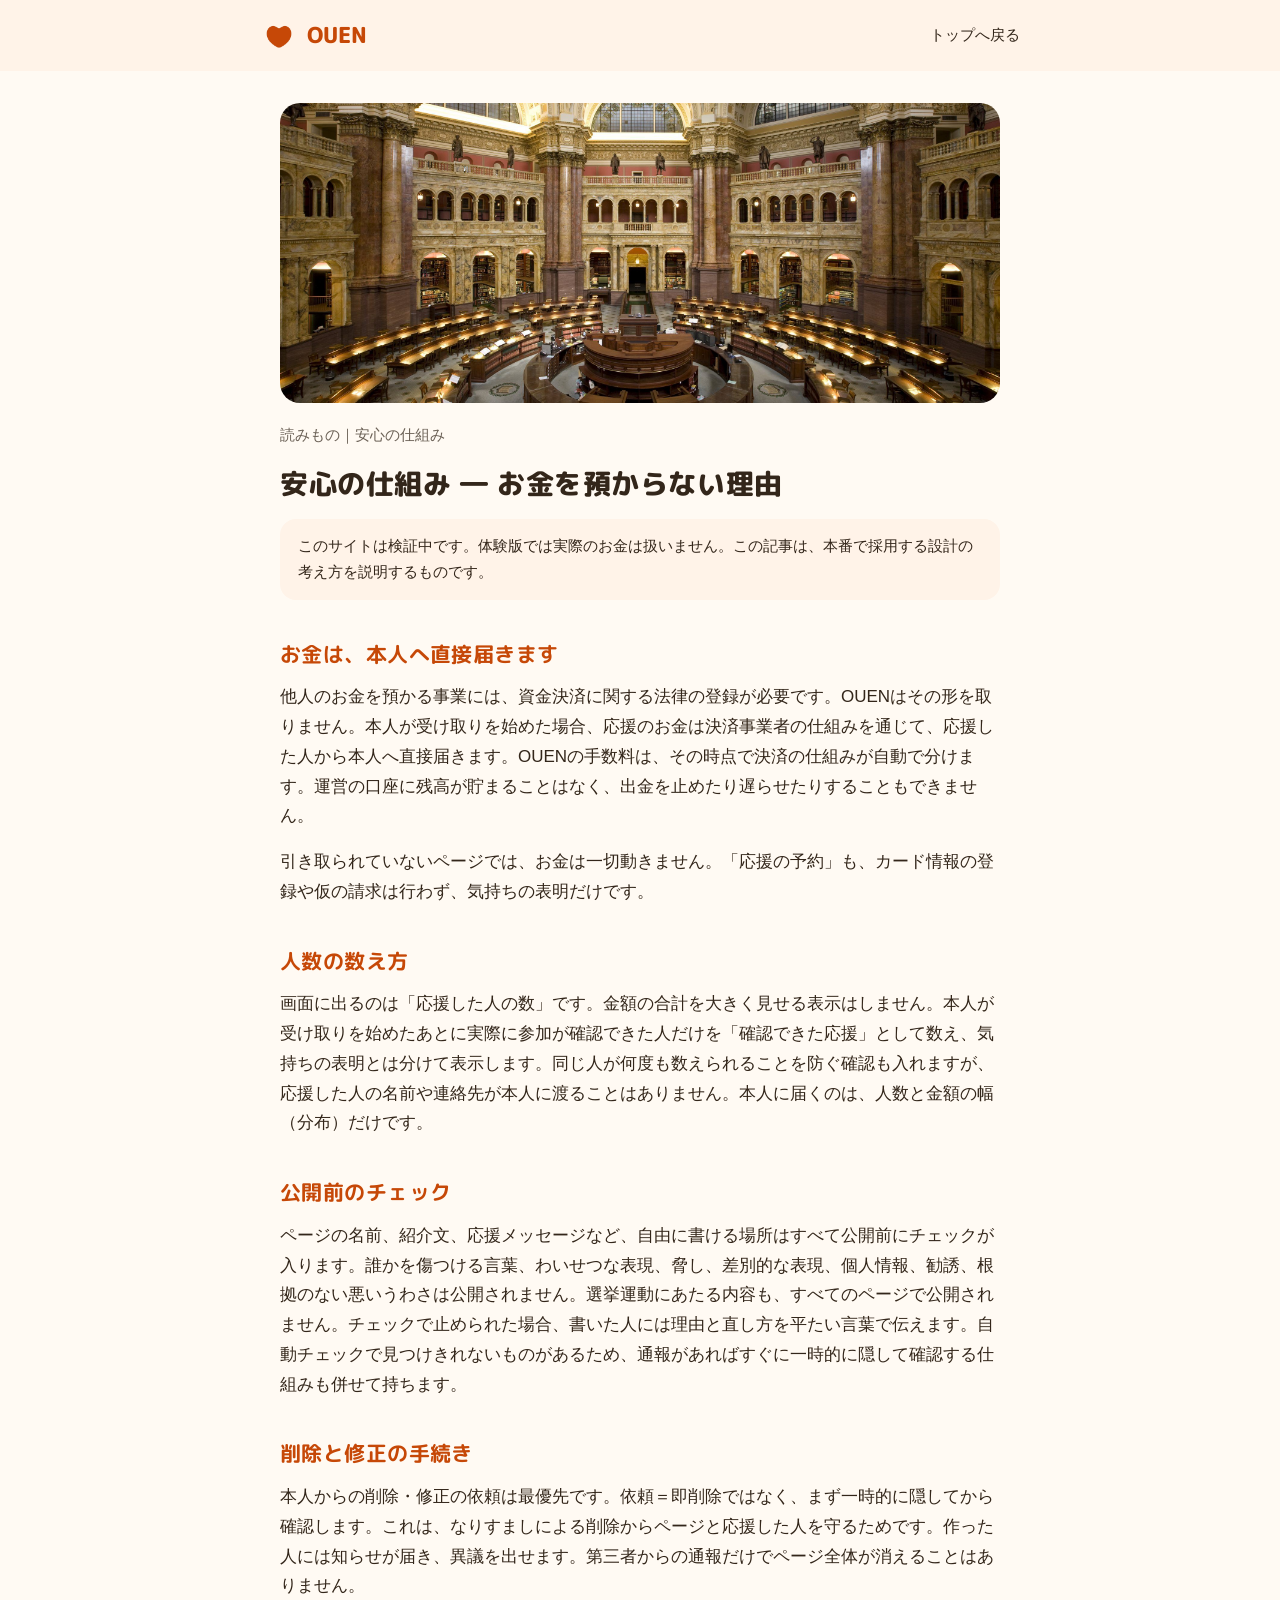
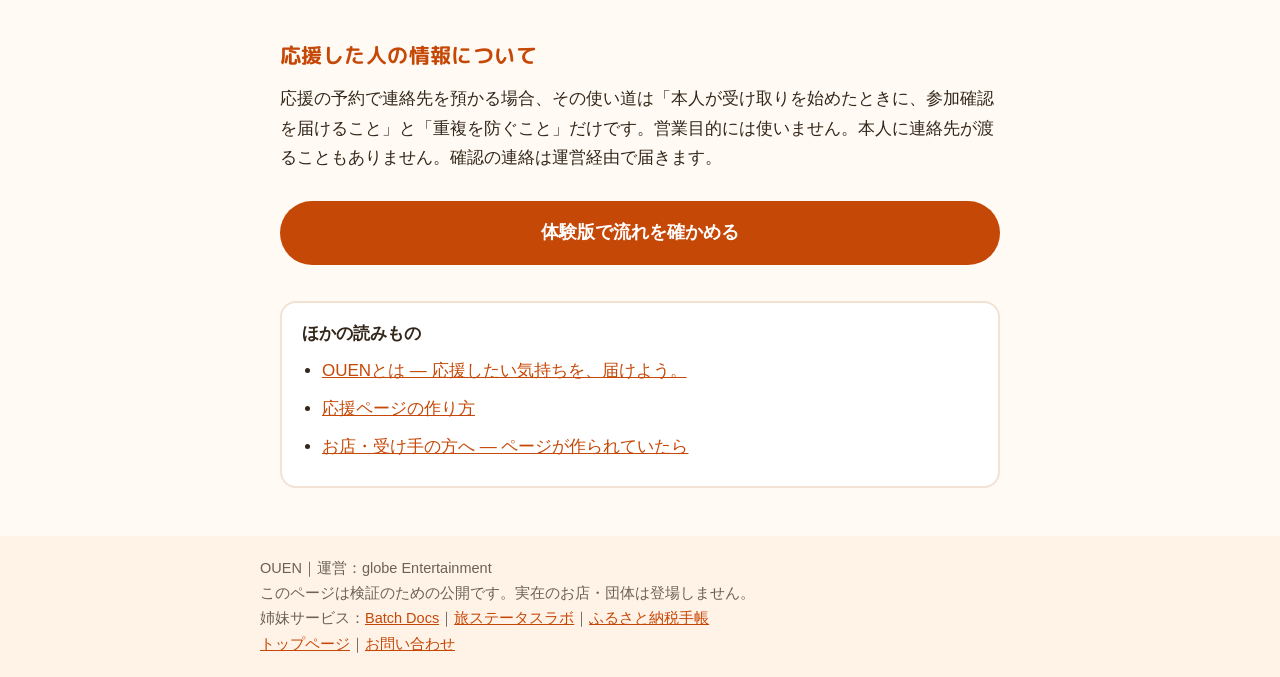
<file: articles/safety.html>
<!DOCTYPE html>
<html lang="ja">
<head>
<meta charset="UTF-8">
<meta name="viewport" content="width=device-width, initial-scale=1.0">
<title>安心の仕組み ― お金を預からない理由｜OUEN</title>
<meta name="description" content="OUENがお金を預からない理由と仕組みを説明します。応援のお金は決済事業者を通じて本人へ直接届きます。人数の数え方、言葉のチェック、削除の手続きについても書いています。">
<link rel="canonical" href="https://ouen.globe-ent.com/articles/safety.html">
<link rel="icon" href="/assets/favicon.png" type="image/png">
<meta property="og:title" content="安心の仕組み ― お金を預からない理由｜OUEN">
<meta property="og:description" content="お金は本人へ直接。人数の数え方、公開前のチェック、削除の手続きまで、安心のための仕組みを説明します。">
<meta property="og:type" content="article">
<meta property="og:url" content="https://ouen.globe-ent.com/articles/safety.html">
<meta property="og:image" content="https://ouen.globe-ent.com/assets/ogp.jpg">
<link rel="preconnect" href="https://fonts.googleapis.com">
<link rel="preconnect" href="https://fonts.gstatic.com" crossorigin>
<link href="https://fonts.googleapis.com/css2?family=M+PLUS+Rounded+1c:wght@500;700;800&display=swap" rel="stylesheet">
<link rel="stylesheet" href="/assets/article.css">
</head>
<body>
<header><div class="inner"><a class="logo" href="/"><img class="logo-mark" src="/assets/favicon.png" alt="">OUEN</a><a class="back" href="/">トップへ戻る</a></div></header>
<main>
<img class="eyecatch photo" src="../assets/article-safety.jpg" alt="">
<p class="eyebrow">読みもの｜安心の仕組み</p>
<h1>安心の仕組み ― お金を預からない理由</h1>
<div class="notice">このサイトは検証中です。体験版では実際のお金は扱いません。この記事は、本番で採用する設計の考え方を説明するものです。</div>

<h2>お金は、本人へ直接届きます</h2>
<p>他人のお金を預かる事業には、資金決済に関する法律の登録が必要です。OUENはその形を取りません。本人が受け取りを始めた場合、応援のお金は決済事業者の仕組みを通じて、応援した人から本人へ直接届きます。OUENの手数料は、その時点で決済の仕組みが自動で分けます。運営の口座に残高が貯まることはなく、出金を止めたり遅らせたりすることもできません。</p>
<p>引き取られていないページでは、お金は一切動きません。「応援の予約」も、カード情報の登録や仮の請求は行わず、気持ちの表明だけです。</p>

<h2>人数の数え方</h2>
<p>画面に出るのは「応援した人の数」です。金額の合計を大きく見せる表示はしません。本人が受け取りを始めたあとに実際に参加が確認できた人だけを「確認できた応援」として数え、気持ちの表明とは分けて表示します。同じ人が何度も数えられることを防ぐ確認も入れますが、応援した人の名前や連絡先が本人に渡ることはありません。本人に届くのは、人数と金額の幅（分布）だけです。</p>

<h2>公開前のチェック</h2>
<p>ページの名前、紹介文、応援メッセージなど、自由に書ける場所はすべて公開前にチェックが入ります。誰かを傷つける言葉、わいせつな表現、脅し、差別的な表現、個人情報、勧誘、根拠のない悪いうわさは公開されません。選挙運動にあたる内容も、すべてのページで公開されません。チェックで止められた場合、書いた人には理由と直し方を平たい言葉で伝えます。自動チェックで見つけきれないものがあるため、通報があればすぐに一時的に隠して確認する仕組みも併せて持ちます。</p>

<h2>削除と修正の手続き</h2>
<p>本人からの削除・修正の依頼は最優先です。依頼＝即削除ではなく、まず一時的に隠してから確認します。これは、なりすましによる削除からページと応援した人を守るためです。作った人には知らせが届き、異議を出せます。第三者からの通報だけでページ全体が消えることはありません。</p>

<h2>応援した人の情報について</h2>
<p>応援の予約で連絡先を預かる場合、その使い道は「本人が受け取りを始めたときに、参加確認を届けること」と「重複を防ぐこと」だけです。営業目的には使いません。本人に連絡先が渡ることもありません。確認の連絡は運営経由で届きます。</p>

<a class="cta" href="/">体験版で流れを確かめる</a>

<div class="links">
<p>ほかの読みもの</p>
<ul>
<li><a href="/articles/about.html">OUENとは ― 応援したい気持ちを、届けよう。</a></li>
<li><a href="/articles/how-to-create.html">応援ページの作り方</a></li>
<li><a href="/articles/for-recipients.html">お店・受け手の方へ ― ページが作られていたら</a></li>
</ul>
</div>
</main>
<footer><div class="inner">OUEN｜運営：globe Entertainment<br>このページは検証のための公開です。実在のお店・団体は登場しません。<br>姉妹サービス：<a href="https://batchdocs.globe-ent.com/">Batch Docs</a>｜<a href="https://travel.globe-ent.com/">旅ステータスラボ</a>｜<a href="https://furusato.globe-ent.com/">ふるさと納税手帳</a><br><a href="/">トップページ</a>｜<a href="https://docs.google.com/forms/d/e/1FAIpQLScXR3pevi-kSNY3F0o4tdRBYdQeOaUezM6FB2S7_Kya7BMilw/viewform">お問い合わせ</a></div></footer>
</body>
</html>
</file>
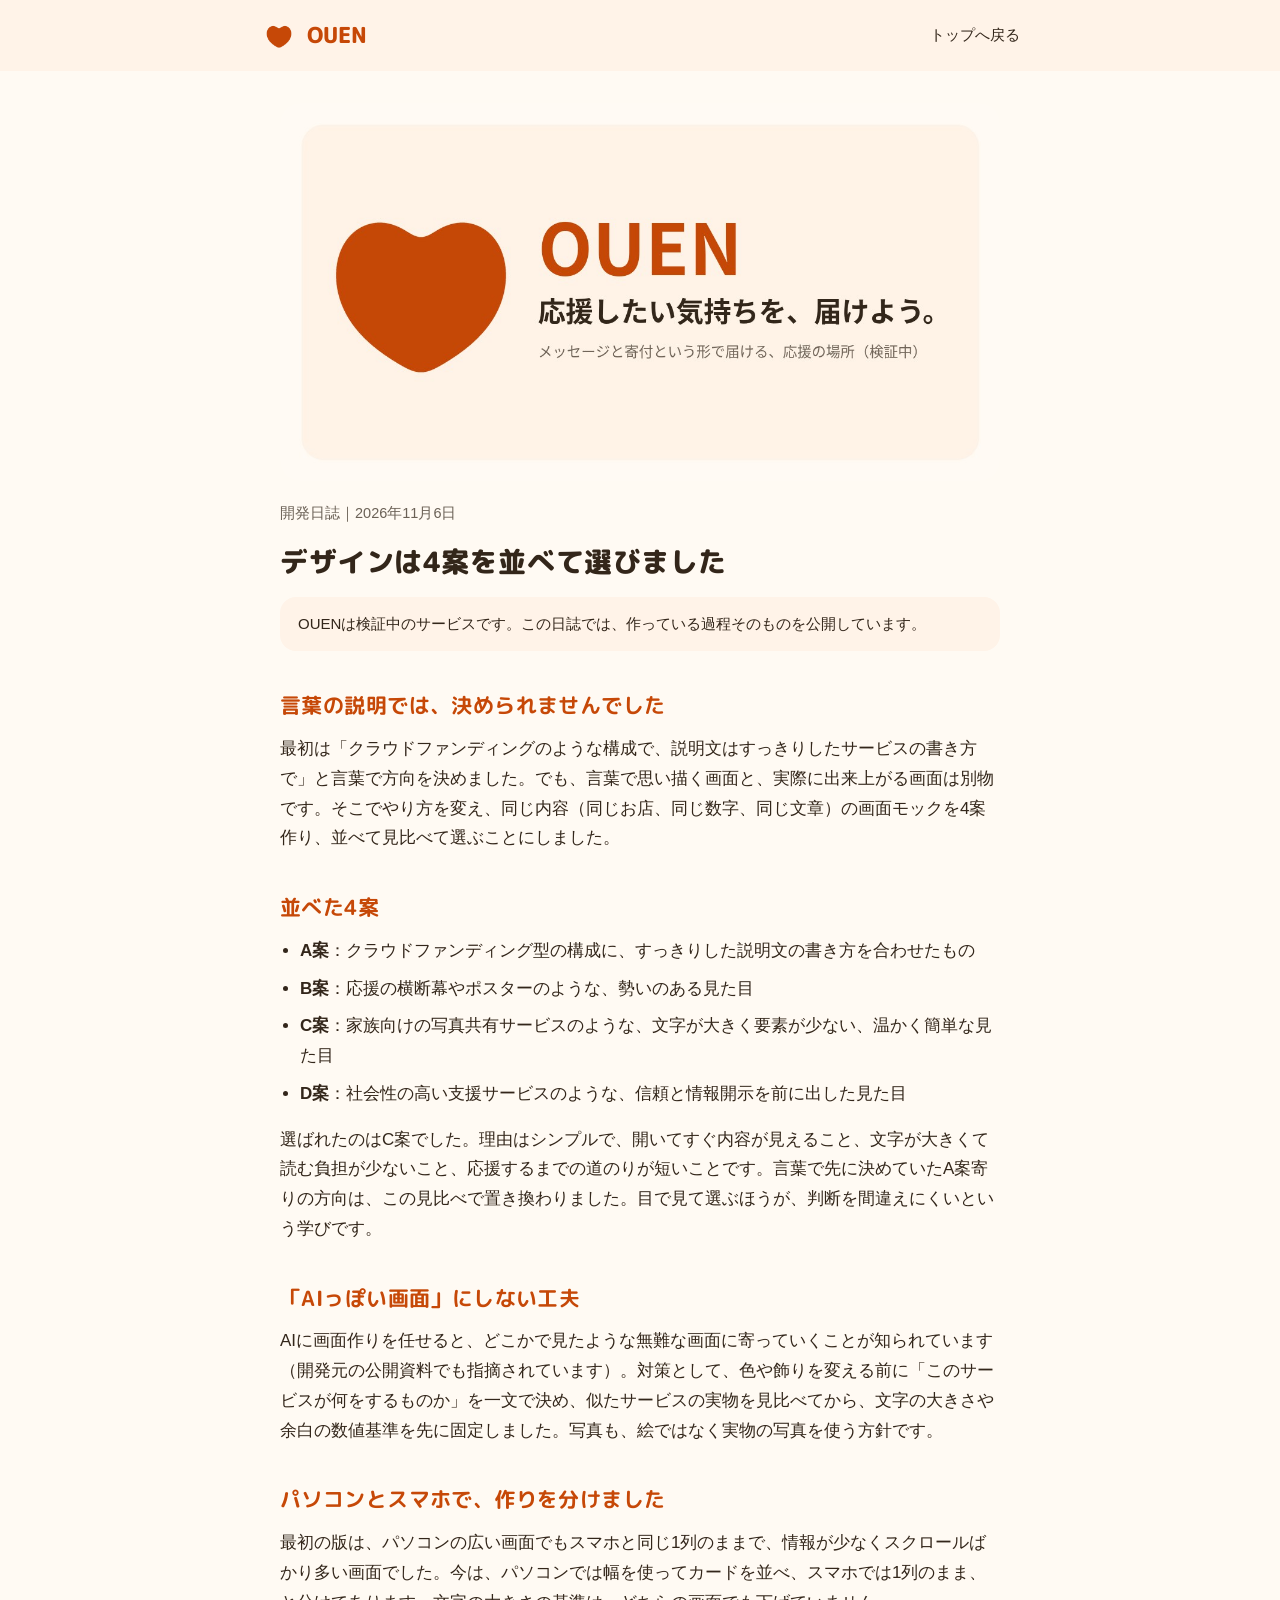
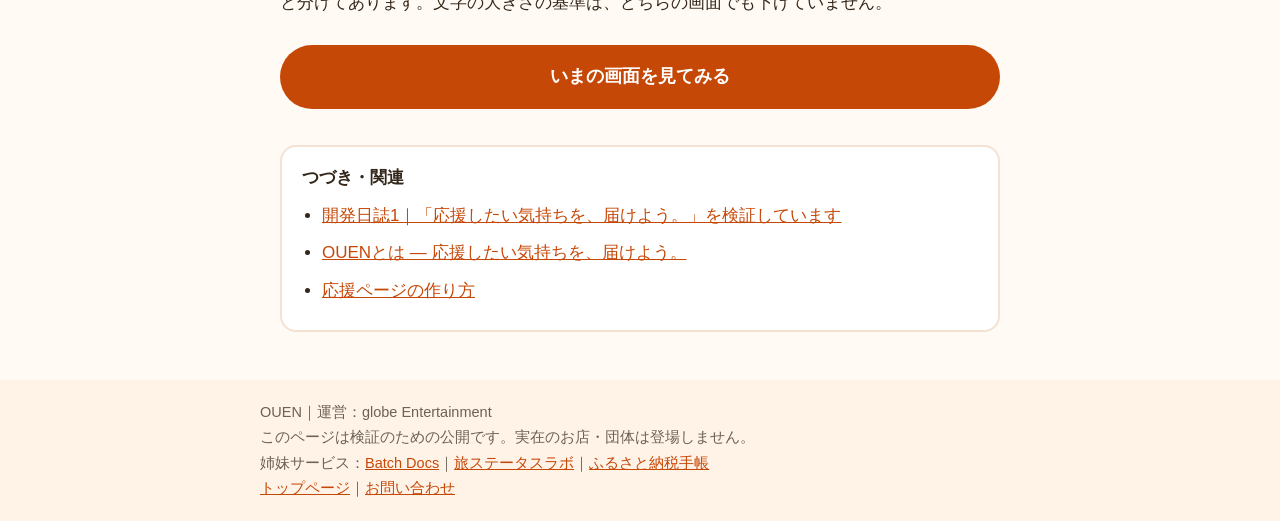
<file: journal/design-choice.html>
<!DOCTYPE html>
<html lang="ja">
<head>
<meta charset="UTF-8">
<meta name="viewport" content="width=device-width, initial-scale=1.0">
<title>開発日誌2｜デザインは4案を並べて選びました | OUEN</title>
<meta name="description" content="OUENの開発日誌です。画面デザインを言葉で決めず、同じ内容のモックを4案並べて見比べて選んだ過程を書いています。AIに任せると似たような画面になる問題への対策も紹介します。">
<link rel="canonical" href="https://ouen.globe-ent.com/journal/design-choice.html">
<link rel="icon" href="/assets/favicon.png" type="image/png">
<meta property="og:title" content="開発日誌2｜デザインは4案を並べて選びました">
<meta property="og:description" content="言葉の説明では決められないので、モックを並べて目で選びました。その過程を公開します。">
<meta property="og:type" content="article">
<meta property="og:url" content="https://ouen.globe-ent.com/journal/design-choice.html">
<meta property="og:image" content="https://ouen.globe-ent.com/assets/ogp.jpg">
<link rel="preconnect" href="https://fonts.googleapis.com">
<link rel="preconnect" href="https://fonts.gstatic.com" crossorigin>
<link href="https://fonts.googleapis.com/css2?family=M+PLUS+Rounded+1c:wght@500;700;800&display=swap" rel="stylesheet">
<link rel="stylesheet" href="/assets/article.css">
</head>
<body>
<header><div class="inner"><a class="logo" href="/"><img class="logo-mark" src="/assets/favicon.png" alt="">OUEN</a><a class="back" href="/">トップへ戻る</a></div></header>
<main>
<img class="eyecatch" src="../assets/ogp.jpg" alt="">
<p class="eyebrow">開発日誌｜2026年11月6日</p>
<h1>デザインは4案を並べて選びました</h1>
<div class="notice">OUENは検証中のサービスです。この日誌では、作っている過程そのものを公開しています。</div>

<h2>言葉の説明では、決められませんでした</h2>
<p>最初は「クラウドファンディングのような構成で、説明文はすっきりしたサービスの書き方で」と言葉で方向を決めました。でも、言葉で思い描く画面と、実際に出来上がる画面は別物です。そこでやり方を変え、同じ内容（同じお店、同じ数字、同じ文章）の画面モックを4案作り、並べて見比べて選ぶことにしました。</p>

<h2>並べた4案</h2>
<ul>
<li><strong>A案</strong>：クラウドファンディング型の構成に、すっきりした説明文の書き方を合わせたもの</li>
<li><strong>B案</strong>：応援の横断幕やポスターのような、勢いのある見た目</li>
<li><strong>C案</strong>：家族向けの写真共有サービスのような、文字が大きく要素が少ない、温かく簡単な見た目</li>
<li><strong>D案</strong>：社会性の高い支援サービスのような、信頼と情報開示を前に出した見た目</li>
</ul>
<p>選ばれたのはC案でした。理由はシンプルで、開いてすぐ内容が見えること、文字が大きくて読む負担が少ないこと、応援するまでの道のりが短いことです。言葉で先に決めていたA案寄りの方向は、この見比べで置き換わりました。目で見て選ぶほうが、判断を間違えにくいという学びです。</p>

<h2>「AIっぽい画面」にしない工夫</h2>
<p>AIに画面作りを任せると、どこかで見たような無難な画面に寄っていくことが知られています（開発元の公開資料でも指摘されています）。対策として、色や飾りを変える前に「このサービスが何をするものか」を一文で決め、似たサービスの実物を見比べてから、文字の大きさや余白の数値基準を先に固定しました。写真も、絵ではなく実物の写真を使う方針です。</p>

<h2>パソコンとスマホで、作りを分けました</h2>
<p>最初の版は、パソコンの広い画面でもスマホと同じ1列のままで、情報が少なくスクロールばかり多い画面でした。今は、パソコンでは幅を使ってカードを並べ、スマホでは1列のまま、と分けてあります。文字の大きさの基準は、どちらの画面でも下げていません。</p>

<a class="cta" href="/">いまの画面を見てみる</a>

<div class="links">
<p>つづき・関連</p>
<ul>
<li><a href="/journal/why-ouen.html">開発日誌1｜「応援したい気持ちを、届けよう。」を検証しています</a></li>
<li><a href="/articles/about.html">OUENとは ― 応援したい気持ちを、届けよう。</a></li>
<li><a href="/articles/how-to-create.html">応援ページの作り方</a></li>
</ul>
</div>
</main>
<footer><div class="inner">OUEN｜運営：globe Entertainment<br>このページは検証のための公開です。実在のお店・団体は登場しません。<br>姉妹サービス：<a href="https://batchdocs.globe-ent.com/">Batch Docs</a>｜<a href="https://travel.globe-ent.com/">旅ステータスラボ</a>｜<a href="https://furusato.globe-ent.com/">ふるさと納税手帳</a><br><a href="/">トップページ</a>｜<a href="https://docs.google.com/forms/d/e/1FAIpQLScXR3pevi-kSNY3F0o4tdRBYdQeOaUezM6FB2S7_Kya7BMilw/viewform">お問い合わせ</a></div></footer>
</body>
</html>
</file>
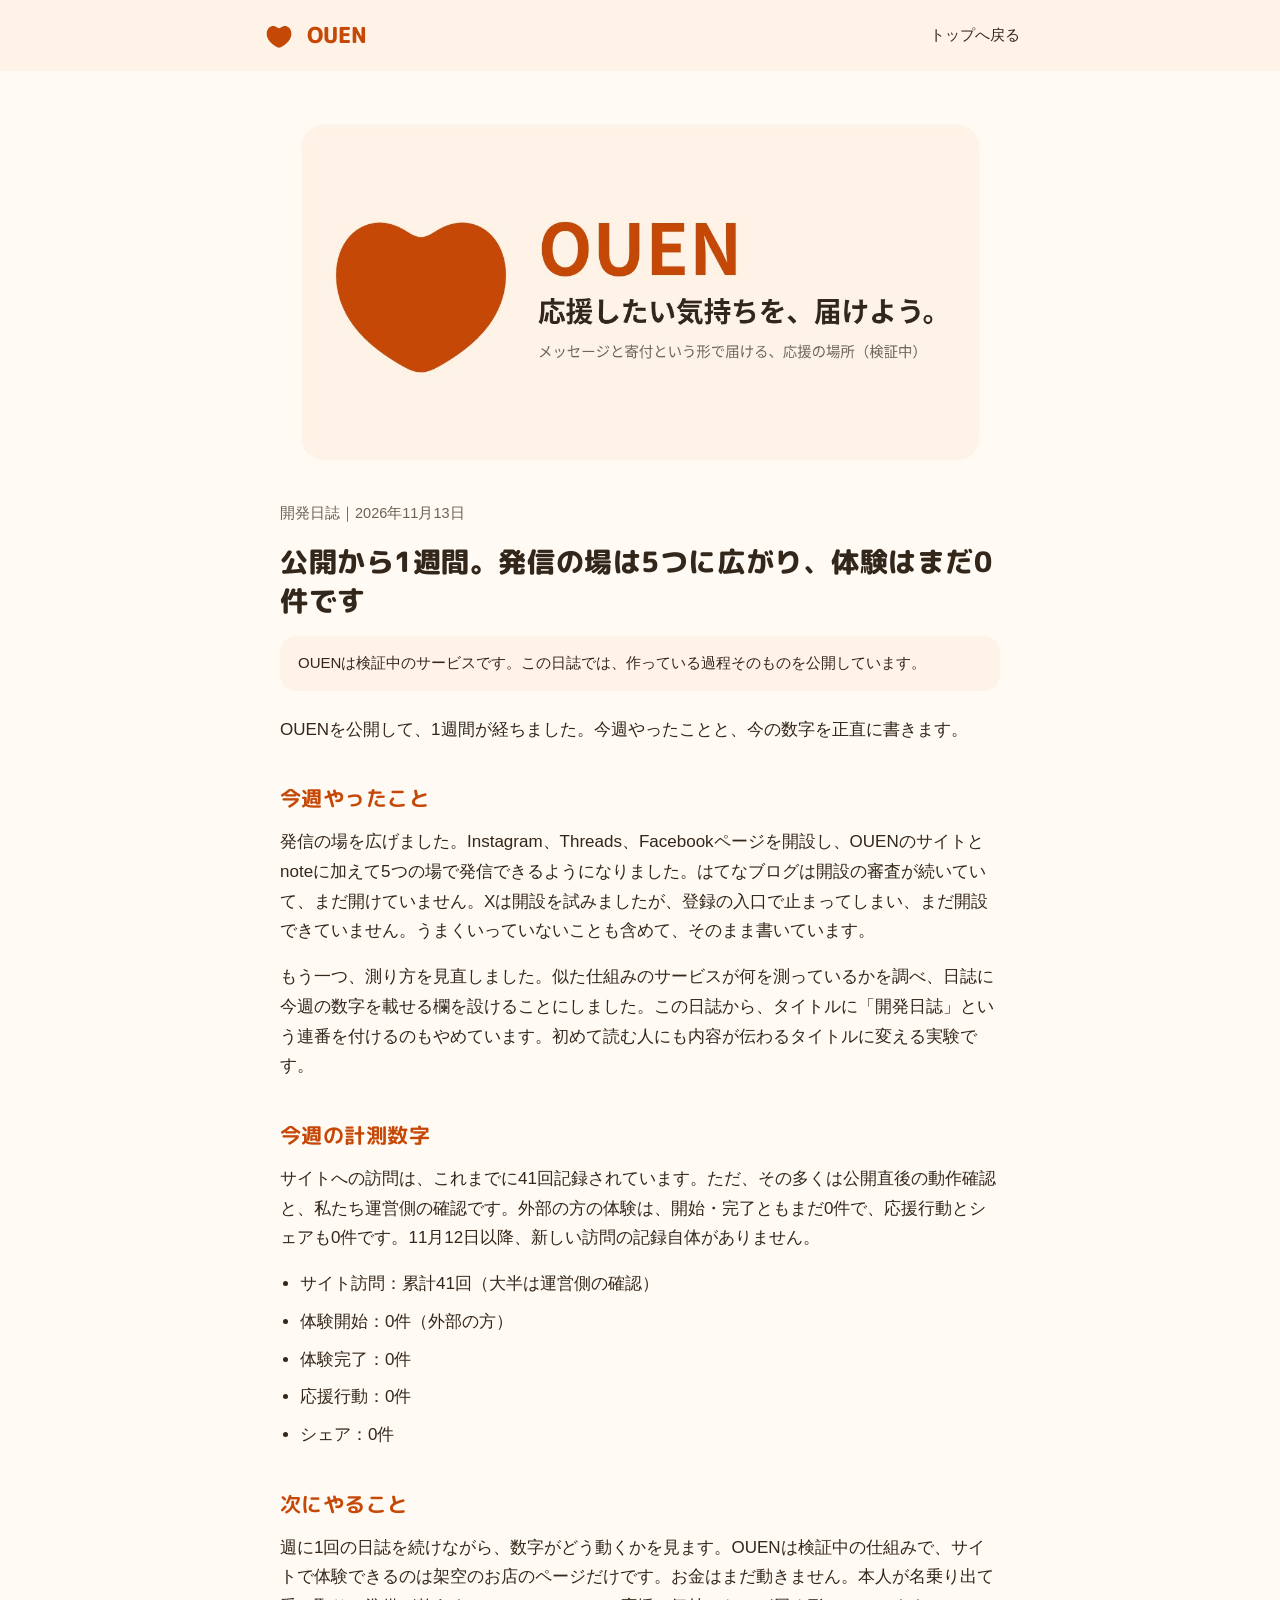
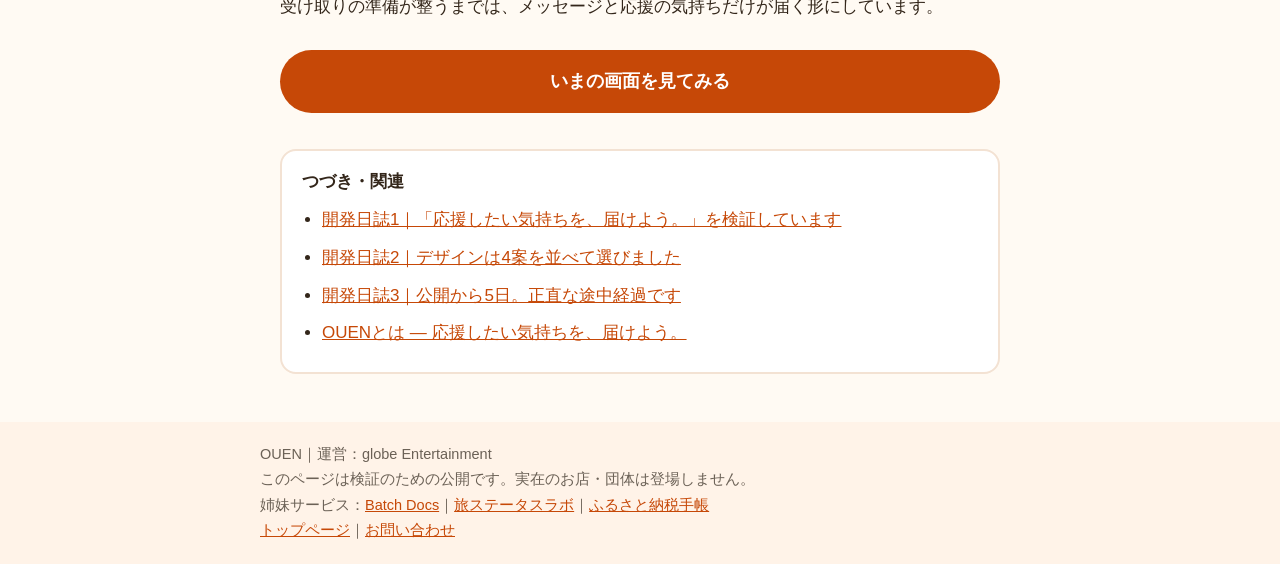
<file: journal/first-week.html>
<!DOCTYPE html>
<html lang="ja">
<head>
<meta charset="UTF-8">
<meta name="viewport" content="width=device-width, initial-scale=1.0">
<title>公開から1週間。発信の場は5つに広がり、体験はまだ0件です | OUEN</title>
<meta name="description" content="OUENの開発日誌です。公開から1週間の途中経過を、今週の計測数字の欄を設けて正直に書きます。発信の場は5つに広がりましたが、外部の方の体験はまだ0件です。">
<link rel="canonical" href="https://ouen.globe-ent.com/journal/first-week.html">
<link rel="icon" href="/assets/favicon.png" type="image/png">
<meta property="og:title" content="公開から1週間。発信の場は5つに広がり、体験はまだ0件です">
<meta property="og:description" content="数字が小さいうちは、小さいと書きます。検証中のサービスの途中経過をそのまま公開します。">
<meta property="og:type" content="article">
<meta property="og:url" content="https://ouen.globe-ent.com/journal/first-week.html">
<meta property="og:image" content="https://ouen.globe-ent.com/assets/ogp.jpg">
<link rel="preconnect" href="https://fonts.googleapis.com">
<link rel="preconnect" href="https://fonts.gstatic.com" crossorigin>
<link href="https://fonts.googleapis.com/css2?family=M+PLUS+Rounded+1c:wght@500;700;800&display=swap" rel="stylesheet">
<link rel="stylesheet" href="/assets/article.css">
</head>
<body>
<header><div class="inner"><a class="logo" href="/"><img class="logo-mark" src="/assets/favicon.png" alt="">OUEN</a><a class="back" href="/">トップへ戻る</a></div></header>
<main>
<img class="eyecatch" src="../assets/ogp.jpg" alt="">
<p class="eyebrow">開発日誌｜2026年11月13日</p>
<h1>公開から1週間。発信の場は5つに広がり、体験はまだ0件です</h1>
<div class="notice">OUENは検証中のサービスです。この日誌では、作っている過程そのものを公開しています。</div>

<p>OUENを公開して、1週間が経ちました。今週やったことと、今の数字を正直に書きます。</p>

<h2>今週やったこと</h2>
<p>発信の場を広げました。Instagram、Threads、Facebookページを開設し、OUENのサイトとnoteに加えて5つの場で発信できるようになりました。はてなブログは開設の審査が続いていて、まだ開けていません。Xは開設を試みましたが、登録の入口で止まってしまい、まだ開設できていません。うまくいっていないことも含めて、そのまま書いています。</p>
<p>もう一つ、測り方を見直しました。似た仕組みのサービスが何を測っているかを調べ、日誌に今週の数字を載せる欄を設けることにしました。この日誌から、タイトルに「開発日誌」という連番を付けるのもやめています。初めて読む人にも内容が伝わるタイトルに変える実験です。</p>

<h2>今週の計測数字</h2>
<p>サイトへの訪問は、これまでに41回記録されています。ただ、その多くは公開直後の動作確認と、私たち運営側の確認です。外部の方の体験は、開始・完了ともまだ0件で、応援行動とシェアも0件です。11月12日以降、新しい訪問の記録自体がありません。</p>
<ul>
<li>サイト訪問：累計41回（大半は運営側の確認）</li>
<li>体験開始：0件（外部の方）</li>
<li>体験完了：0件</li>
<li>応援行動：0件</li>
<li>シェア：0件</li>
</ul>

<h2>次にやること</h2>
<p>週に1回の日誌を続けながら、数字がどう動くかを見ます。OUENは検証中の仕組みで、サイトで体験できるのは架空のお店のページだけです。お金はまだ動きません。本人が名乗り出て受け取りの準備が整うまでは、メッセージと応援の気持ちだけが届く形にしています。</p>

<a class="cta" href="/">いまの画面を見てみる</a>

<div class="links">
<p>つづき・関連</p>
<ul>
<li><a href="/journal/why-ouen.html">開発日誌1｜「応援したい気持ちを、届けよう。」を検証しています</a></li>
<li><a href="/journal/design-choice.html">開発日誌2｜デザインは4案を並べて選びました</a></li>
<li><a href="/journal/interim-report.html">開発日誌3｜公開から5日。正直な途中経過です</a></li>
<li><a href="/articles/about.html">OUENとは ― 応援したい気持ちを、届けよう。</a></li>
</ul>
</div>
</main>
<footer><div class="inner">OUEN｜運営：globe Entertainment<br>このページは検証のための公開です。実在のお店・団体は登場しません。<br>姉妹サービス：<a href="https://batchdocs.globe-ent.com/">Batch Docs</a>｜<a href="https://travel.globe-ent.com/">旅ステータスラボ</a>｜<a href="https://furusato.globe-ent.com/">ふるさと納税手帳</a><br><a href="/">トップページ</a>｜<a href="https://docs.google.com/forms/d/e/1FAIpQLScXR3pevi-kSNY3F0o4tdRBYdQeOaUezM6FB2S7_Kya7BMilw/viewform">お問い合わせ</a></div></footer>
</body>
</html>
</file>
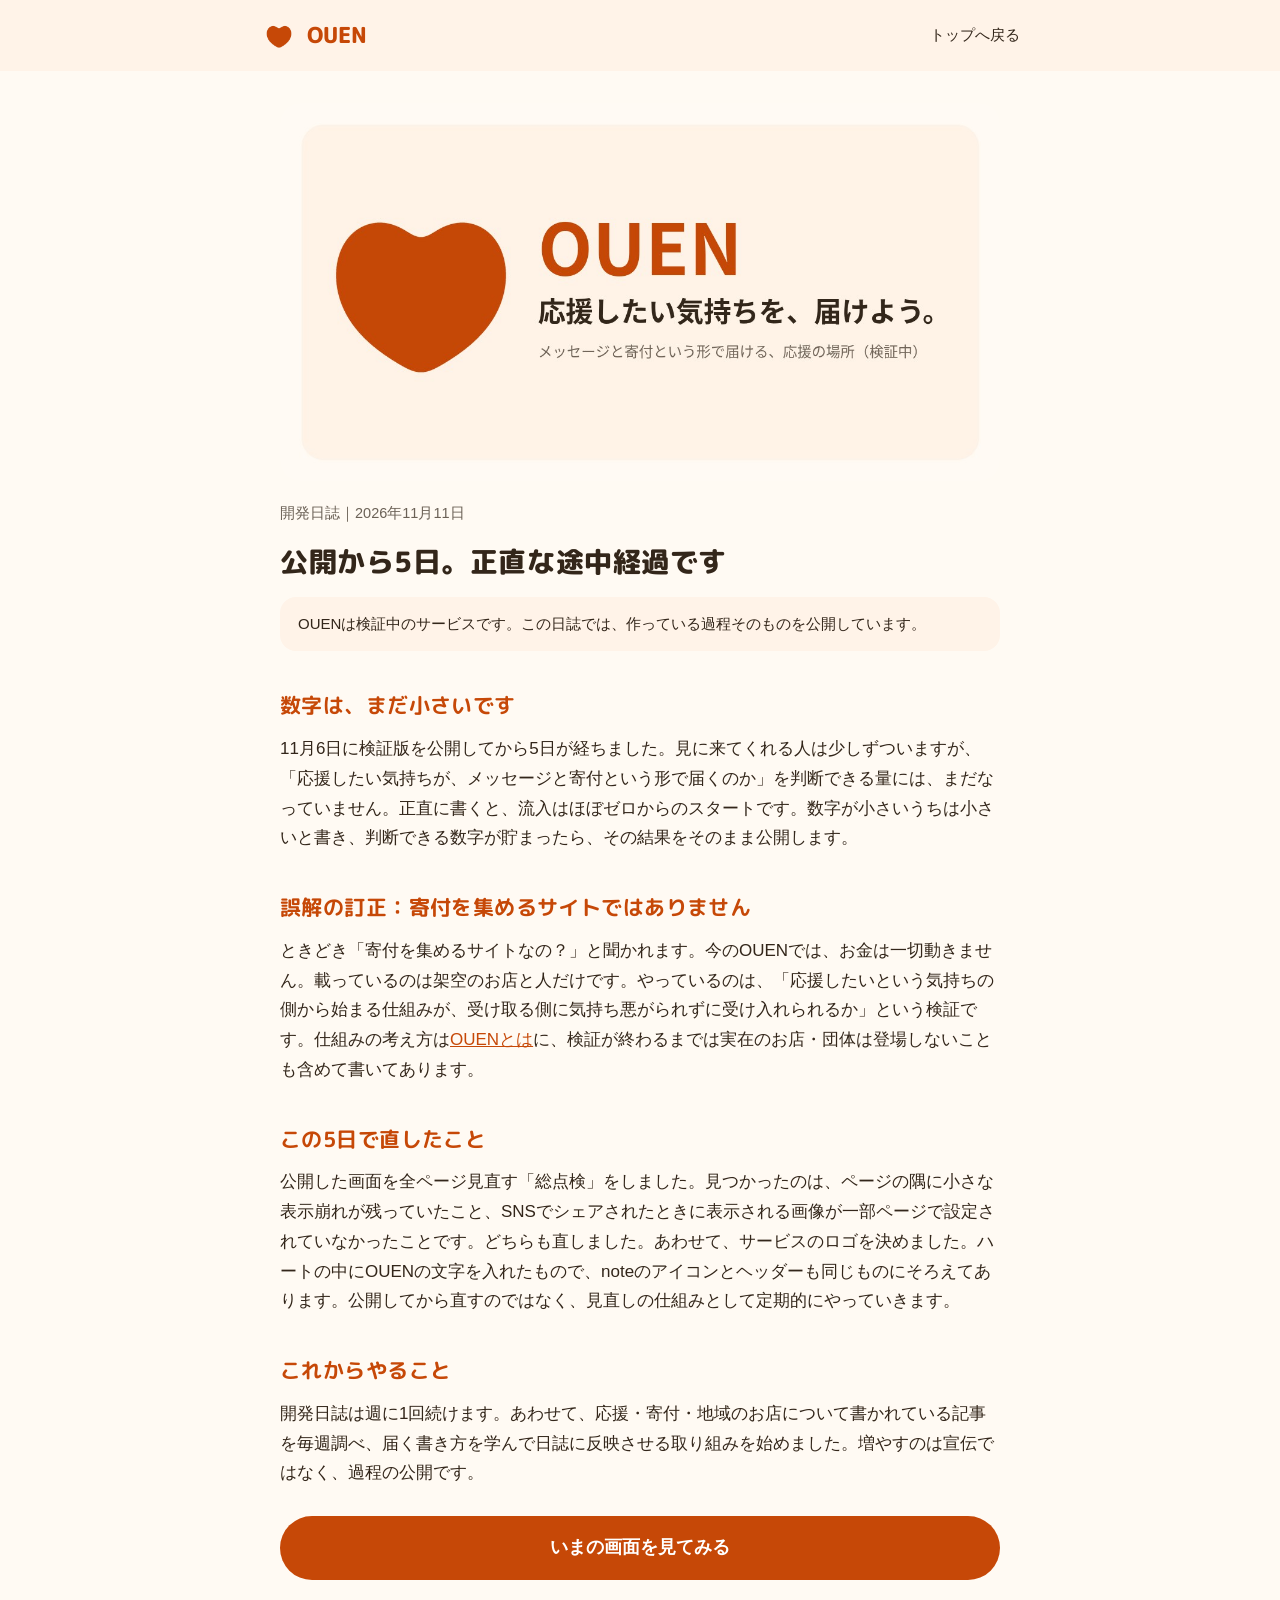
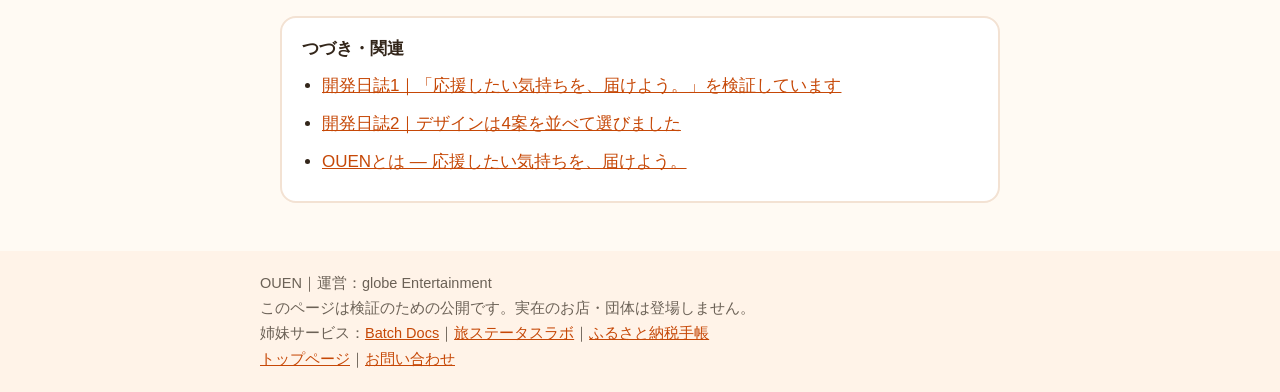
<file: journal/interim-report.html>
<!DOCTYPE html>
<html lang="ja">
<head>
<meta charset="UTF-8">
<meta name="viewport" content="width=device-width, initial-scale=1.0">
<title>開発日誌3｜公開から5日。正直な途中経過です | OUEN</title>
<meta name="description" content="OUENの開発日誌です。公開から5日の途中経過を、数字が小さいことも含めて正直に書きます。よくある誤解の訂正と、全ページの総点検で直したことも報告します。">
<link rel="canonical" href="https://ouen.globe-ent.com/journal/interim-report.html">
<link rel="icon" href="/assets/favicon.png" type="image/png">
<meta property="og:title" content="開発日誌3｜公開から5日。正直な途中経過です">
<meta property="og:description" content="数字が小さいうちは、小さいと書きます。検証中のサービスの途中経過をそのまま公開します。">
<meta property="og:type" content="article">
<meta property="og:url" content="https://ouen.globe-ent.com/journal/interim-report.html">
<meta property="og:image" content="https://ouen.globe-ent.com/assets/ogp.jpg">
<link rel="preconnect" href="https://fonts.googleapis.com">
<link rel="preconnect" href="https://fonts.gstatic.com" crossorigin>
<link href="https://fonts.googleapis.com/css2?family=M+PLUS+Rounded+1c:wght@500;700;800&display=swap" rel="stylesheet">
<link rel="stylesheet" href="/assets/article.css">
</head>
<body>
<header><div class="inner"><a class="logo" href="/"><img class="logo-mark" src="/assets/favicon.png" alt="">OUEN</a><a class="back" href="/">トップへ戻る</a></div></header>
<main>
<img class="eyecatch" src="../assets/ogp.jpg" alt="">
<p class="eyebrow">開発日誌｜2026年11月11日</p>
<h1>公開から5日。正直な途中経過です</h1>
<div class="notice">OUENは検証中のサービスです。この日誌では、作っている過程そのものを公開しています。</div>

<h2>数字は、まだ小さいです</h2>
<p>11月6日に検証版を公開してから5日が経ちました。見に来てくれる人は少しずついますが、「応援したい気持ちが、メッセージと寄付という形で届くのか」を判断できる量には、まだなっていません。正直に書くと、流入はほぼゼロからのスタートです。数字が小さいうちは小さいと書き、判断できる数字が貯まったら、その結果をそのまま公開します。</p>

<h2>誤解の訂正：寄付を集めるサイトではありません</h2>
<p>ときどき「寄付を集めるサイトなの？」と聞かれます。今のOUENでは、お金は一切動きません。載っているのは架空のお店と人だけです。やっているのは、「応援したいという気持ちの側から始まる仕組みが、受け取る側に気持ち悪がられずに受け入れられるか」という検証です。仕組みの考え方は<a href="/articles/about.html">OUENとは</a>に、検証が終わるまでは実在のお店・団体は登場しないことも含めて書いてあります。</p>

<h2>この5日で直したこと</h2>
<p>公開した画面を全ページ見直す「総点検」をしました。見つかったのは、ページの隅に小さな表示崩れが残っていたこと、SNSでシェアされたときに表示される画像が一部ページで設定されていなかったことです。どちらも直しました。あわせて、サービスのロゴを決めました。ハートの中にOUENの文字を入れたもので、noteのアイコンとヘッダーも同じものにそろえてあります。公開してから直すのではなく、見直しの仕組みとして定期的にやっていきます。</p>

<h2>これからやること</h2>
<p>開発日誌は週に1回続けます。あわせて、応援・寄付・地域のお店について書かれている記事を毎週調べ、届く書き方を学んで日誌に反映させる取り組みを始めました。増やすのは宣伝ではなく、過程の公開です。</p>

<a class="cta" href="/">いまの画面を見てみる</a>

<div class="links">
<p>つづき・関連</p>
<ul>
<li><a href="/journal/why-ouen.html">開発日誌1｜「応援したい気持ちを、届けよう。」を検証しています</a></li>
<li><a href="/journal/design-choice.html">開発日誌2｜デザインは4案を並べて選びました</a></li>
<li><a href="/articles/about.html">OUENとは ― 応援したい気持ちを、届けよう。</a></li>
</ul>
</div>
</main>
<footer><div class="inner">OUEN｜運営：globe Entertainment<br>このページは検証のための公開です。実在のお店・団体は登場しません。<br>姉妹サービス：<a href="https://batchdocs.globe-ent.com/">Batch Docs</a>｜<a href="https://travel.globe-ent.com/">旅ステータスラボ</a>｜<a href="https://furusato.globe-ent.com/">ふるさと納税手帳</a><br><a href="/">トップページ</a>｜<a href="https://docs.google.com/forms/d/e/1FAIpQLScXR3pevi-kSNY3F0o4tdRBYdQeOaUezM6FB2S7_Kya7BMilw/viewform">お問い合わせ</a></div></footer>
</body>
</html>
</file>
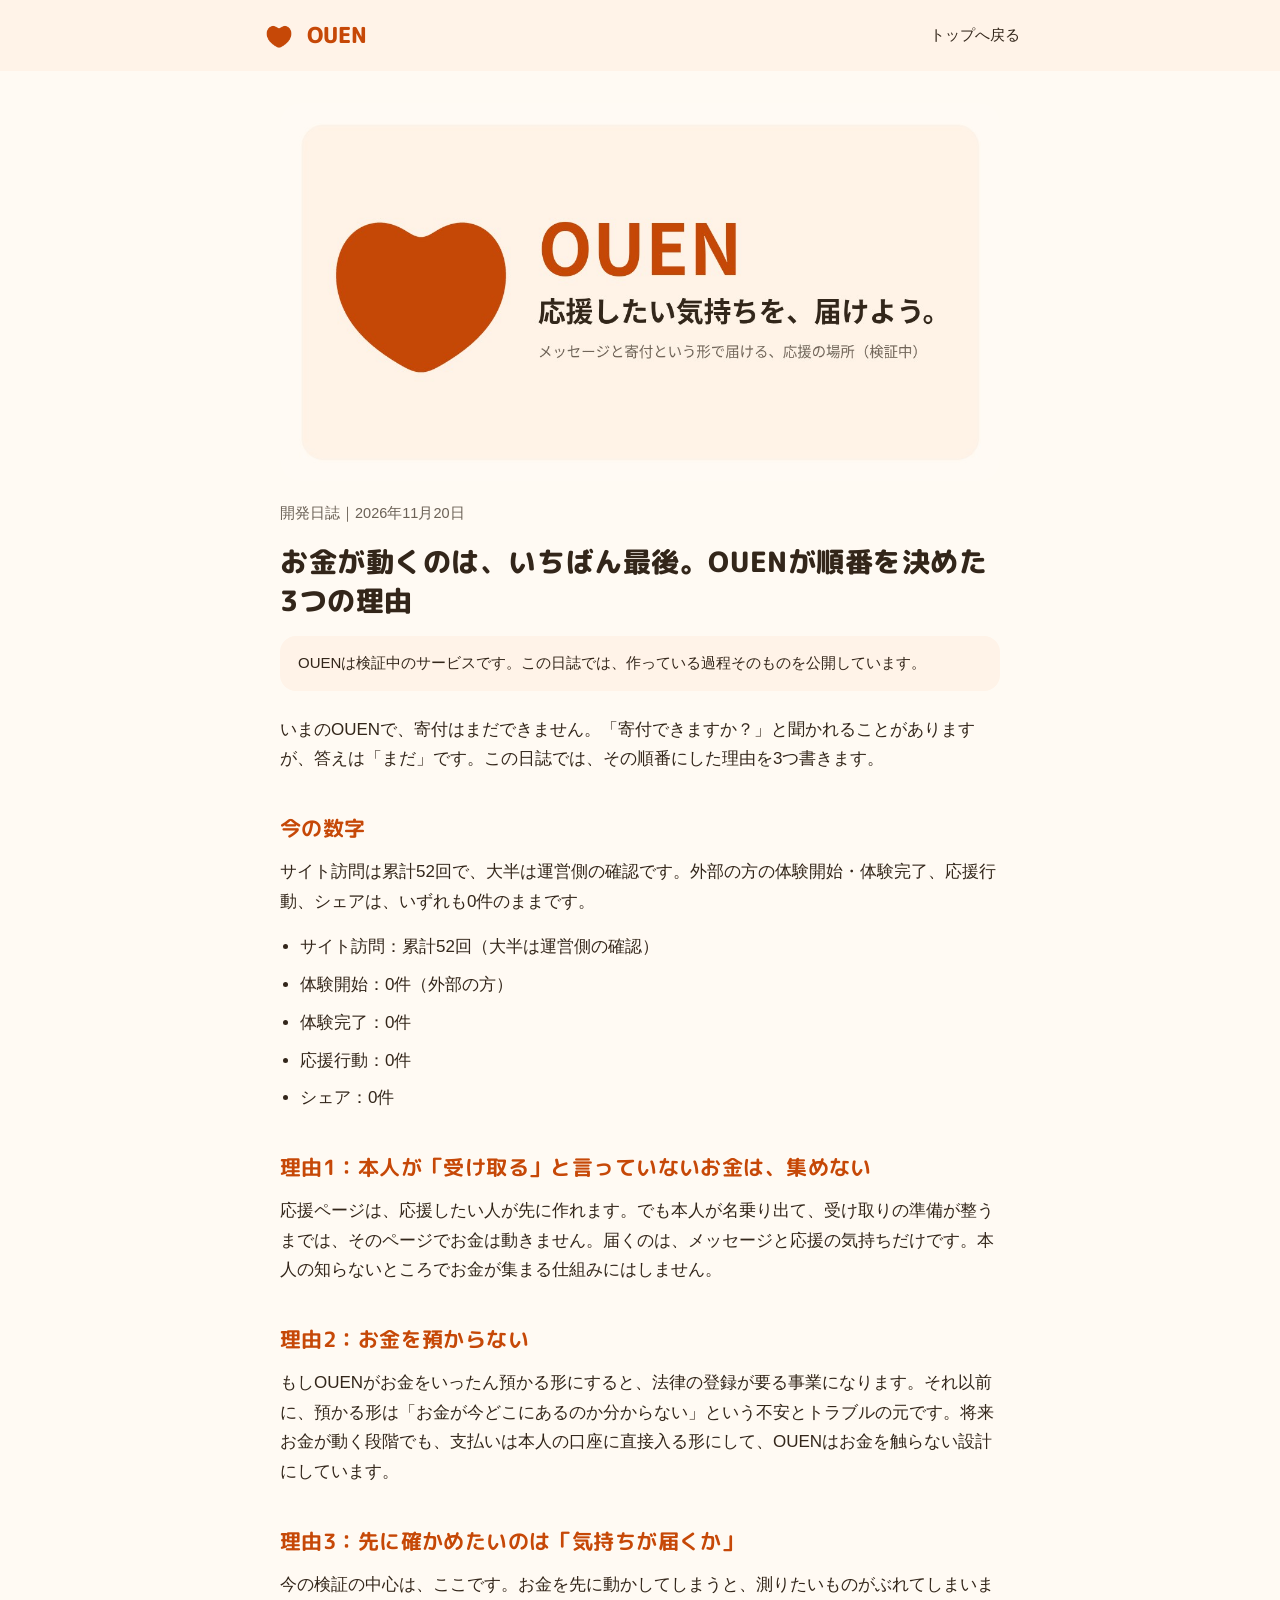
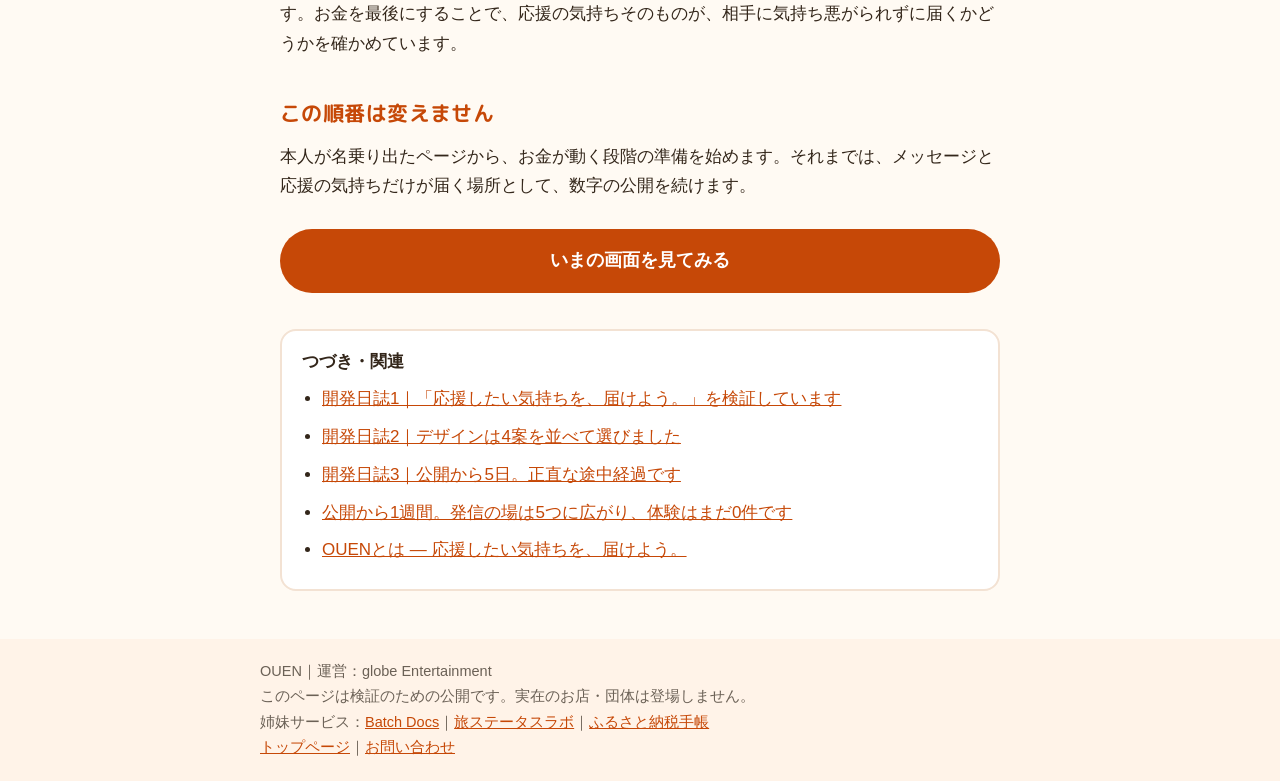
<file: journal/money-last.html>
<!DOCTYPE html>
<html lang="ja">
<head>
<meta charset="UTF-8">
<meta name="viewport" content="width=device-width, initial-scale=1.0">
<title>お金が動くのは、いちばん最後。OUENが順番を決めた3つの理由 | OUEN</title>
<meta name="description" content="OUENの開発日誌です。「寄付できますか？」と聞かれることがありますが、答えは「まだ」です。本人が名乗り出るまでお金を集めないこと、お金を預からない設計、先に確かめるのは気持ちが届くかどうか。順番を決めた3つの理由を書きます。">
<link rel="canonical" href="https://ouen.globe-ent.com/journal/money-last.html">
<link rel="icon" href="/assets/favicon.png" type="image/png">
<meta property="og:title" content="お金が動くのは、いちばん最後。OUENが順番を決めた3つの理由">
<meta property="og:description" content="「寄付できますか？」への答えは、まだ、です。お金が動く順番を決めた理由を、検証中のサービスの途中経過として公開します。">
<meta property="og:type" content="article">
<meta property="og:url" content="https://ouen.globe-ent.com/journal/money-last.html">
<meta property="og:image" content="https://ouen.globe-ent.com/assets/ogp.jpg">
<link rel="preconnect" href="https://fonts.googleapis.com">
<link rel="preconnect" href="https://fonts.gstatic.com" crossorigin>
<link href="https://fonts.googleapis.com/css2?family=M+PLUS+Rounded+1c:wght@500;700;800&display=swap" rel="stylesheet">
<link rel="stylesheet" href="/assets/article.css">
</head>
<body>
<header><div class="inner"><a class="logo" href="/"><img class="logo-mark" src="/assets/favicon.png" alt="">OUEN</a><a class="back" href="/">トップへ戻る</a></div></header>
<main>
<img class="eyecatch" src="../assets/ogp.jpg" alt="">
<p class="eyebrow">開発日誌｜2026年11月20日</p>
<h1>お金が動くのは、いちばん最後。OUENが順番を決めた3つの理由</h1>
<div class="notice">OUENは検証中のサービスです。この日誌では、作っている過程そのものを公開しています。</div>

<p>いまのOUENで、寄付はまだできません。「寄付できますか？」と聞かれることがありますが、答えは「まだ」です。この日誌では、その順番にした理由を3つ書きます。</p>

<h2>今の数字</h2>
<p>サイト訪問は累計52回で、大半は運営側の確認です。外部の方の体験開始・体験完了、応援行動、シェアは、いずれも0件のままです。</p>
<ul>
<li>サイト訪問：累計52回（大半は運営側の確認）</li>
<li>体験開始：0件（外部の方）</li>
<li>体験完了：0件</li>
<li>応援行動：0件</li>
<li>シェア：0件</li>
</ul>

<h2>理由1：本人が「受け取る」と言っていないお金は、集めない</h2>
<p>応援ページは、応援したい人が先に作れます。でも本人が名乗り出て、受け取りの準備が整うまでは、そのページでお金は動きません。届くのは、メッセージと応援の気持ちだけです。本人の知らないところでお金が集まる仕組みにはしません。</p>

<h2>理由2：お金を預からない</h2>
<p>もしOUENがお金をいったん預かる形にすると、法律の登録が要る事業になります。それ以前に、預かる形は「お金が今どこにあるのか分からない」という不安とトラブルの元です。将来お金が動く段階でも、支払いは本人の口座に直接入る形にして、OUENはお金を触らない設計にしています。</p>

<h2>理由3：先に確かめたいのは「気持ちが届くか」</h2>
<p>今の検証の中心は、ここです。お金を先に動かしてしまうと、測りたいものがぶれてしまいます。お金を最後にすることで、応援の気持ちそのものが、相手に気持ち悪がられずに届くかどうかを確かめています。</p>

<h2>この順番は変えません</h2>
<p>本人が名乗り出たページから、お金が動く段階の準備を始めます。それまでは、メッセージと応援の気持ちだけが届く場所として、数字の公開を続けます。</p>

<a class="cta" href="/">いまの画面を見てみる</a>

<div class="links">
<p>つづき・関連</p>
<ul>
<li><a href="/journal/why-ouen.html">開発日誌1｜「応援したい気持ちを、届けよう。」を検証しています</a></li>
<li><a href="/journal/design-choice.html">開発日誌2｜デザインは4案を並べて選びました</a></li>
<li><a href="/journal/interim-report.html">開発日誌3｜公開から5日。正直な途中経過です</a></li>
<li><a href="/journal/first-week.html">公開から1週間。発信の場は5つに広がり、体験はまだ0件です</a></li>
<li><a href="/articles/about.html">OUENとは ― 応援したい気持ちを、届けよう。</a></li>
</ul>
</div>
</main>
<footer><div class="inner">OUEN｜運営：globe Entertainment<br>このページは検証のための公開です。実在のお店・団体は登場しません。<br>姉妹サービス：<a href="https://batchdocs.globe-ent.com/">Batch Docs</a>｜<a href="https://travel.globe-ent.com/">旅ステータスラボ</a>｜<a href="https://furusato.globe-ent.com/">ふるさと納税手帳</a><br><a href="/">トップページ</a>｜<a href="https://docs.google.com/forms/d/e/1FAIpQLScXR3pevi-kSNY3F0o4tdRBYdQeOaUezM6FB2S7_Kya7BMilw/viewform">お問い合わせ</a></div></footer>
</body>
</html>
</file>
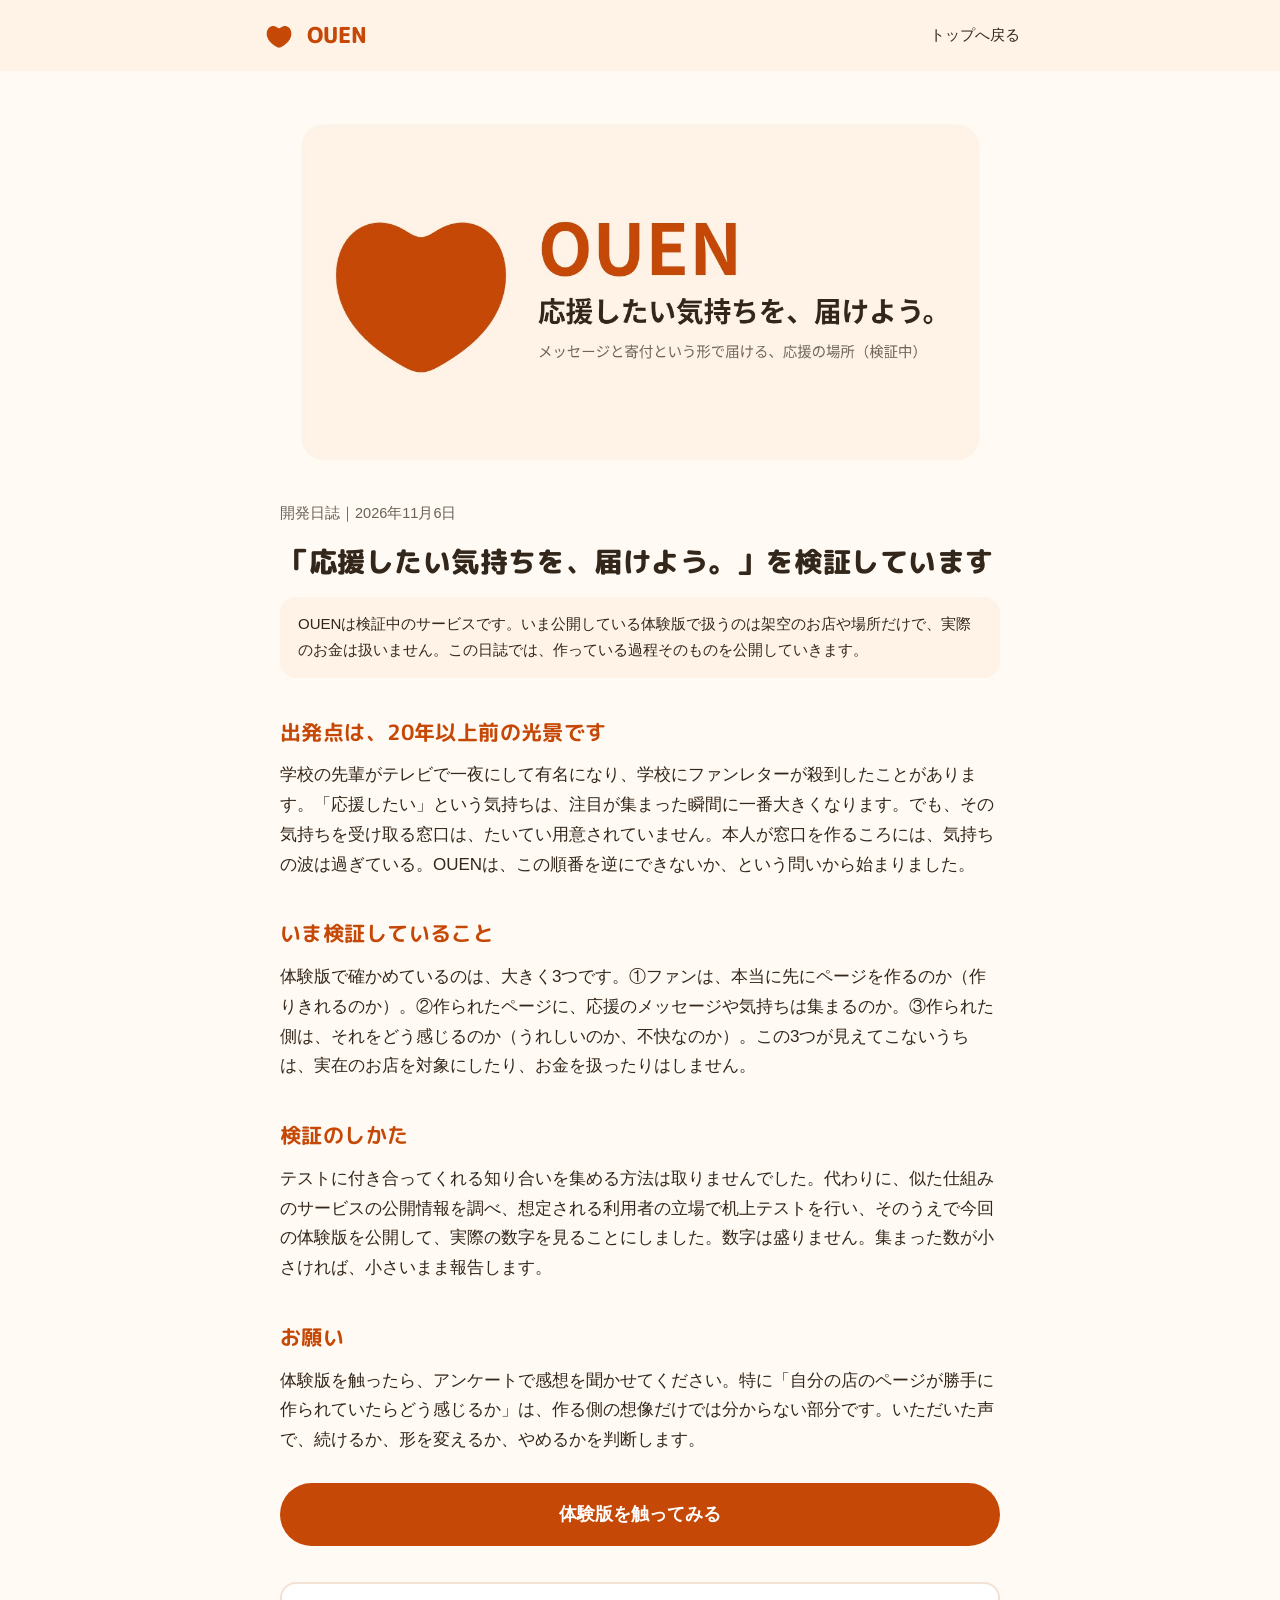
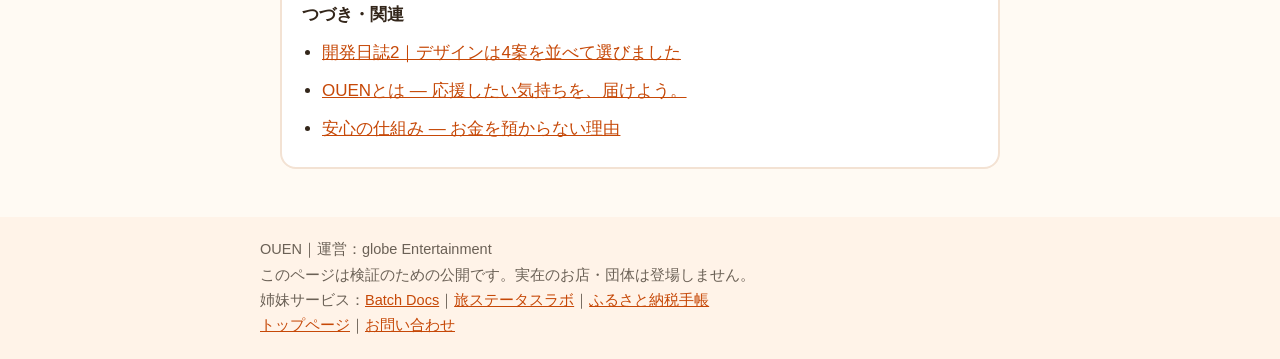
<file: journal/why-ouen.html>
<!DOCTYPE html>
<html lang="ja">
<head>
<meta charset="UTF-8">
<meta name="viewport" content="width=device-width, initial-scale=1.0">
<title>開発日誌1｜「応援したい気持ちを、届けよう。」を検証しています | OUEN</title>
<meta name="description" content="OUENの開発日誌です。なぜ応援の気持ちを届ける仕組みを考えたのか、いま何を検証しているのかを書いています。現在は架空のお店だけの体験版を公開中です。">
<link rel="canonical" href="https://ouen.globe-ent.com/journal/why-ouen.html">
<link rel="icon" href="/assets/favicon.png" type="image/png">
<meta property="og:title" content="開発日誌1｜「応援したい気持ちを、届けよう。」を検証しています">
<meta property="og:description" content="OUENが検証していること、していないことを、正直に書きます。">
<meta property="og:type" content="article">
<meta property="og:url" content="https://ouen.globe-ent.com/journal/why-ouen.html">
<meta property="og:image" content="https://ouen.globe-ent.com/assets/ogp.jpg">
<link rel="preconnect" href="https://fonts.googleapis.com">
<link rel="preconnect" href="https://fonts.gstatic.com" crossorigin>
<link href="https://fonts.googleapis.com/css2?family=M+PLUS+Rounded+1c:wght@500;700;800&display=swap" rel="stylesheet">
<link rel="stylesheet" href="/assets/article.css">
</head>
<body>
<header><div class="inner"><a class="logo" href="/"><img class="logo-mark" src="/assets/favicon.png" alt="">OUEN</a><a class="back" href="/">トップへ戻る</a></div></header>
<main>
<img class="eyecatch" src="../assets/ogp.jpg" alt="">
<p class="eyebrow">開発日誌｜2026年11月6日</p>
<h1>「応援したい気持ちを、届けよう。」を検証しています</h1>
<div class="notice">OUENは検証中のサービスです。いま公開している体験版で扱うのは架空のお店や場所だけで、実際のお金は扱いません。この日誌では、作っている過程そのものを公開していきます。</div>

<h2>出発点は、20年以上前の光景です</h2>
<p>学校の先輩がテレビで一夜にして有名になり、学校にファンレターが殺到したことがあります。「応援したい」という気持ちは、注目が集まった瞬間に一番大きくなります。でも、その気持ちを受け取る窓口は、たいてい用意されていません。本人が窓口を作るころには、気持ちの波は過ぎている。OUENは、この順番を逆にできないか、という問いから始まりました。</p>

<h2>いま検証していること</h2>
<p>体験版で確かめているのは、大きく3つです。①ファンは、本当に先にページを作るのか（作りきれるのか）。②作られたページに、応援のメッセージや気持ちは集まるのか。③作られた側は、それをどう感じるのか（うれしいのか、不快なのか）。この3つが見えてこないうちは、実在のお店を対象にしたり、お金を扱ったりはしません。</p>

<h2>検証のしかた</h2>
<p>テストに付き合ってくれる知り合いを集める方法は取りませんでした。代わりに、似た仕組みのサービスの公開情報を調べ、想定される利用者の立場で机上テストを行い、そのうえで今回の体験版を公開して、実際の数字を見ることにしました。数字は盛りません。集まった数が小さければ、小さいまま報告します。</p>

<h2>お願い</h2>
<p>体験版を触ったら、アンケートで感想を聞かせてください。特に「自分の店のページが勝手に作られていたらどう感じるか」は、作る側の想像だけでは分からない部分です。いただいた声で、続けるか、形を変えるか、やめるかを判断します。</p>

<a class="cta" href="/">体験版を触ってみる</a>

<div class="links">
<p>つづき・関連</p>
<ul>
<li><a href="/journal/design-choice.html">開発日誌2｜デザインは4案を並べて選びました</a></li>
<li><a href="/articles/about.html">OUENとは ― 応援したい気持ちを、届けよう。</a></li>
<li><a href="/articles/safety.html">安心の仕組み ― お金を預からない理由</a></li>
</ul>
</div>
</main>
<footer><div class="inner">OUEN｜運営：globe Entertainment<br>このページは検証のための公開です。実在のお店・団体は登場しません。<br>姉妹サービス：<a href="https://batchdocs.globe-ent.com/">Batch Docs</a>｜<a href="https://travel.globe-ent.com/">旅ステータスラボ</a>｜<a href="https://furusato.globe-ent.com/">ふるさと納税手帳</a><br><a href="/">トップページ</a>｜<a href="https://docs.google.com/forms/d/e/1FAIpQLScXR3pevi-kSNY3F0o4tdRBYdQeOaUezM6FB2S7_Kya7BMilw/viewform">お問い合わせ</a></div></footer>
</body>
</html>
</file>
<file: assets/lp.css>
/* OUEN LP スタイル（正本） — 値の根拠は DESIGN-RULES.md */
:root{
--bg:#FFFCF8; --surface:#FFFFFF; --soft:#FFF4E8; --soft2:#FDF0DF;
--ink:#38322A; --ink-soft:#6F6659; --line:#F0E4D3;
--accent:#B45309; --accent-strong:#92400E; --accent-ink:#FFFFFF;
--ok:#2F7D4F; --warn-bg:#FFF7E6; --warn-line:#EBD9A8; --warn-ink:#7A5B12;
--danger:#B3261E;
--radius:20px;
color-scheme: light;
}
@media (prefers-color-scheme: dark){
:root{
--bg:#1D1915; --surface:#292219; --soft:#33291C; --soft2:#3A2E1F;
--ink:#F3EBDF; --ink-soft:#C4B8A6; --line:#453827;
--accent:#E8933C; --accent-strong:#F2A65A; --accent-ink:#2A1B08;
--ok:#7FC79B; --warn-bg:#38300F; --warn-line:#6B5B23; --warn-ink:#EBD9A8;
--danger:#F08A80;
color-scheme: dark;
}
}
*{box-sizing:border-box}
html{scroll-behavior:smooth}
body{
margin:0; background:var(--bg); color:var(--ink);
font-family:"Hiragino Kaku Gothic ProN","Hiragino Sans","Noto Sans JP",system-ui,sans-serif;
font-size:17px; line-height:1.7; -webkit-text-size-adjust:100%;
}
h1,h2,h3,.rounded{font-family:"M PLUS Rounded 1c","Hiragino Maru Gothic ProN","Hiragino Kaku Gothic ProN",sans-serif;font-feature-settings:"palt" 1;letter-spacing:.02em}
img{max-width:100%; display:block}
a{color:var(--accent-strong)}
::selection{background:var(--soft2)}
:focus-visible{outline:3px solid var(--accent);outline-offset:2px;border-radius:6px}
a,.btn,.chip,.card,.read-item,.amt,.seg button,.head-nav a,.radio-card{transition:color .18s ease,background-color .18s ease,border-color .18s ease,transform .18s ease}
button{font:inherit; cursor:pointer}
.wrap{max-width:1120px; margin:0 auto; padding:0 20px}

/* 常時表示の開示バー */
.disclosure{
background:var(--soft2); color:var(--ink);
font-size:14.5px; line-height:1.6; text-align:center;
padding:10px 16px; border-bottom:1px solid var(--line);
}
.disclosure strong{font-weight:700}

/* ヘッダー */
.site-head{border-bottom:1px solid var(--line); background:var(--bg); position:sticky; top:0; z-index:40}
.site-head .wrap{display:flex; align-items:center; gap:16px; padding-top:12px; padding-bottom:12px}
.brand{font-family:"M PLUS Rounded 1c",sans-serif; font-weight:800; font-size:19px; color:var(--ink); text-decoration:none; letter-spacing:.02em; white-space:nowrap; display:inline-flex; align-items:center; gap:8px}
.brand img{width:26px; height:26px}
.brand .dot{color:var(--accent)}
.head-nav{margin-left:auto; display:flex; gap:8px; align-items:center; flex-wrap:wrap}
.head-nav a{color:var(--ink); text-decoration:none; font-size:15.5px; padding:8px 10px; border-radius:999px}
.head-nav a:hover{background:var(--soft)}

/* ボタン */
.btn{
display:inline-flex; align-items:center; justify-content:center; gap:8px;
min-height:48px; padding:10px 22px; border-radius:999px; border:2px solid transparent;
font-weight:700; font-size:16.5px; text-decoration:none; line-height:1.4; text-align:center;
}
.btn-primary{background:var(--accent); color:var(--accent-ink)}
.btn-primary:hover{background:var(--accent-strong)}
.btn-ghost{background:var(--surface); color:var(--ink); border-color:var(--line)}
.btn-ghost:hover{border-color:var(--accent); color:var(--accent-strong)}
.btn-small{min-height:44px; padding:6px 16px; font-size:15.5px}
.btn[disabled]{opacity:.45; cursor:not-allowed}
.btn:active{transform:translateY(1px)}

/* ヒーロー */
.hero{padding:48px 0 16px}
.hero h1{font-size:34px; line-height:1.35; margin:0 0 14px; font-weight:800}
.hero .lead{font-size:18px; color:var(--ink-soft); margin:0 0 22px; max-width:640px}
.hero-stats{display:flex; gap:28px; flex-wrap:wrap; margin:22px 0 6px}
.hero-stats .num{font-size:30px; font-weight:800; color:var(--accent); font-family:"M PLUS Rounded 1c",sans-serif; line-height:1.2}
.hero-stats .lbl{font-size:14.5px; color:var(--ink-soft)}
@media (min-width:860px){
.hero{padding:72px 0 24px}
.hero h1{font-size:44px}
.hero-grid{display:grid; grid-template-columns:1.15fr.85fr; gap:40px; align-items:center}
}
@keyframes rise{from{opacity:0;transform:translateY(12px)}to{opacity:1;transform:none}}
.hero h1,.hero .lead,.hero .hero-stats{animation:rise .7s cubic-bezier(.22,.61,.36,1) both}
.hero .lead{animation-delay:.08s}
.hero .hero-stats{animation-delay:.16s}
.hero-strip{animation:rise .7s cubic-bezier(.22,.61,.36,1) .1s both}
@media (prefers-reduced-motion: reduce){
html{scroll-behavior:auto}
*,*::before,*::after{animation:none!important;transition:none!important}
}

/* 3ステップ */
.steps{display:grid; gap:16px; margin:32px 0; background:var(--soft); border-radius:24px; padding:20px}
.step{background:var(--surface); border:1px solid var(--line); border-radius:var(--radius); padding:20px 22px}
.step .no{display:inline-block; background:var(--soft2); color:var(--accent-strong); font-weight:800; border-radius:999px; padding:2px 12px; font-size:14.5px; margin-bottom:8px}
.step h3{margin:0 0 6px; font-size:19px}
.step p{margin:0; color:var(--ink-soft); font-size:16px}
@media (min-width:860px){.steps{grid-template-columns:repeat(3,1fr); padding:24px}}

section.block{padding:40px 0}
@media (min-width:860px){section.block{padding:56px 0}}
section.block h2{font-size:25px; margin:0 0 6px; font-weight:800}
section.block .sub{color:var(--ink-soft); margin:0 0 18px}

/* 検索・カテゴリ */
.toolbar{display:flex; flex-direction:column; gap:12px; margin-bottom:20px}
.searchbox{display:flex; align-items:center; gap:10px; background:var(--surface); border:1.5px solid var(--line); border-radius:999px; padding:6px 18px; min-height:52px}
.searchbox input{border:none; outline:none; background:transparent; font:inherit; color:var(--ink); width:100%}
.chips{display:flex; gap:8px; flex-wrap:wrap}
.chip{border:1.5px solid var(--line); background:var(--surface); color:var(--ink); border-radius:999px; padding:8px 16px; min-height:44px; font-size:15.5px; font-weight:700}
.chip[aria-pressed="true"]{background:var(--accent); border-color:var(--accent); color:var(--accent-ink)}
@media (min-width:860px){.toolbar{flex-direction:row; align-items:center}.searchbox{flex:0 0 320px}}

/* カード */
.cards{display:grid; gap:20px}
@media (min-width:700px){.cards{grid-template-columns:repeat(2,1fr)}}
@media (min-width:1020px){.cards{grid-template-columns:repeat(3,1fr)}}
.card{background:var(--surface); border:1px solid var(--line); border-radius:var(--radius); overflow:hidden; text-decoration:none; color:var(--ink); display:flex; flex-direction:column}
.card:hover{border-color:var(--accent); transform:translateY(-3px)}
.card .ph{aspect-ratio:16/10; object-fit:cover; width:100%; transition:transform .45s ease}
.card:hover .ph{transform:scale(1.03)}
.card .ph-text{aspect-ratio:16/10; display:flex; align-items:center; justify-content:center; background:var(--soft); color:var(--ink-soft); font-size:15px; padding:16px; text-align:center}
.card .body{padding:16px 18px 18px; display:flex; flex-direction:column; gap:8px; flex:1}
.card h3{margin:0; font-size:19px; line-height:1.45}
.card .meta{font-size:14.5px; color:var(--ink-soft)}
.card .count{font-size:15.5px}
.card .count b{color:var(--accent); font-size:19px; font-family:"M PLUS Rounded 1c",sans-serif}
.card.featured{border-width:2px}
@media (min-width:1020px){
.card.featured{grid-column:span 2}
.card.featured .ph,.card.featured .ph-text{aspect-ratio:21/9}
.card.featured h3{font-size:23px}
}
.tagrow{display:flex; gap:6px; flex-wrap:wrap}
.tag{display:inline-block; font-size:14.5px; font-weight:700; border-radius:999px; padding:3px 11px; background:var(--soft); color:var(--ink-soft); line-height:1.5}
.tag.badge-fan{background:var(--soft2); color:var(--accent-strong)}
.tag.badge-ok{background:#E7F3EC; color:var(--ok)}
@media (prefers-color-scheme: dark){.tag.badge-ok{background:#1E3325}}
.tag.sample{background:transparent; border:1px dashed var(--line); color:var(--ink-soft)}

/* 詳細 */
.detail-head{padding:26px 0 0}
.detail-photo{border-radius:var(--radius); aspect-ratio:16/9; object-fit:cover; width:100%}
.detail-photo-text{border-radius:var(--radius); background:var(--soft); color:var(--ink-soft); padding:36px 24px; text-align:center}
.detail h1{font-size:29px; line-height:1.4; margin:14px 0 8px; font-weight:800}
@media (min-width:860px){.detail h1{font-size:34px}}
.detail-grid{display:grid; gap:28px; padding-bottom:40px}
@media (min-width:960px){
.detail-grid{grid-template-columns:1fr 360px; align-items:start}
.panel{position:sticky; top:84px}
}
.panel{background:var(--surface); border:2px solid var(--accent); border-radius:var(--radius); padding:22px}
.panel .big-count{font-size:34px; font-weight:800; color:var(--accent); font-family:"M PLUS Rounded 1c",sans-serif; line-height:1.2}
.panel h2{font-size:20px; margin:0 0 10px}
.panel .note{font-size:14.5px; color:var(--ink-soft)}
.facts{background:var(--surface); border:1px solid var(--line); border-radius:var(--radius); padding:20px 22px}
.facts h2,.msgs h2,.ownerposts h2{font-size:21px; margin:0 0 12px}
.facts li{margin-bottom:10px}
.facts .src{font-size:14.5px; color:var(--ink-soft)}
.msgs .msg{background:var(--soft); border-radius:16px; padding:14px 18px; margin-bottom:12px}
.msgs .msg .who{font-weight:700; font-size:15px; margin-bottom:2px}
.msgs .msg p{margin:0}
.ownerposts .post{background:var(--surface); border:1px solid var(--line); border-radius:16px; padding:16px 18px; margin-bottom:12px}
.ownerposts .post h3{margin:0 0 4px; font-size:17px}
.ownerposts .post p{margin:0; color:var(--ink-soft); font-size:16px}
.wall{display:flex; gap:8px; flex-wrap:wrap}
.wall span{background:var(--surface); border:1px solid var(--line); border-radius:999px; padding:4px 13px; font-size:14.5px}

/* フォーム */
.field{margin-bottom:18px}
.field label{display:block; font-weight:700; margin-bottom:6px}
.field .hint{font-size:14.5px; color:var(--ink-soft); margin:4px 0 0}
input[type="text"],input[type="number"],textarea,select{
width:100%; font:inherit; color:var(--ink); background:var(--surface);
border:1.5px solid var(--line); border-radius:14px; padding:12px 14px; min-height:48px;
}
textarea{min-height:110px; resize:vertical}
.amounts{display:flex; gap:8px; flex-wrap:wrap; margin-bottom:10px}
.amounts .amt{border:1.5px solid var(--line); background:var(--surface); color:var(--ink); border-radius:999px; padding:8px 18px; min-height:48px; font-weight:700}
.amounts .amt[aria-pressed="true"]{background:var(--accent); border-color:var(--accent); color:var(--accent-ink)}
.seg{display:flex; gap:8px; margin-bottom:14px}
.seg button{flex:1; border:1.5px solid var(--line); background:var(--surface); color:var(--ink); border-radius:14px; min-height:48px; font-weight:700; padding:8px}
.seg button[aria-pressed="true"]{background:var(--soft2); border-color:var(--accent); color:var(--accent-strong)}
.alert{border-radius:14px; padding:14px 18px; margin:14px 0; font-size:16px}
.alert-warn{background:var(--warn-bg); border:1px solid var(--warn-line); color:var(--warn-ink)}
.alert-ok{background:#EAF4EE; border:1px solid #BFE0CC; color:#20573A}
@media (prefers-color-scheme: dark){.alert-ok{background:#1E3325; border-color:#2F5B3D; color:#A9DDBB}}
.radio-card{display:block; border:1.5px solid var(--line); border-radius:14px; padding:14px 16px; margin-bottom:10px; background:var(--surface); cursor:pointer}
.radio-card input{margin-right:8px}
.radio-card.sel{border-color:var(--accent); background:var(--soft)}

/* スマホ下部固定バー */
.mobile-bar{
position:fixed; left:0; right:0; bottom:0; z-index:50;
background:var(--surface); border-top:1px solid var(--line);
display:flex; gap:10px; padding:10px 14px calc(10px + env(safe-area-inset-bottom));
}
.mobile-bar .btn{flex:1}
@media (min-width:960px){.mobile-bar{display:none}}
body.has-mobile-bar{padding-bottom:86px}
@media (min-width:960px){ body.has-mobile-bar{padding-bottom:0}}

/* ウィザード */
.wiz-steps{display:flex; gap:6px; flex-wrap:wrap; margin:18px 0 22px}
.wiz-steps span{font-size:14.5px; font-weight:700; border-radius:999px; padding:5px 13px; background:var(--soft); color:var(--ink-soft)}
.wiz-steps span.on{background:var(--accent); color:var(--accent-ink)}
.wiz-nav{display:flex; gap:10px; margin-top:22px; flex-wrap:wrap}

/* 受け手体験 */
.mock-mail{background:var(--surface); border:1px solid var(--line); border-radius:var(--radius); padding:22px}
.mock-mail .from{font-size:14.5px; color:var(--ink-soft); border-bottom:1px solid var(--line); padding-bottom:10px; margin-bottom:12px}

/* アンケート帯・フッター */
.survey-band{background:var(--soft); border-radius:var(--radius); padding:26px; text-align:center; margin:30px 0}
.survey-band h2{margin-top:0}
footer{border-top:1px solid var(--line); margin-top:44px; padding:28px 0 40px; color:var(--ink-soft); font-size:15px}
footer h2{font-size:17px; color:var(--ink); margin:0 0 8px}
footer p{margin:6px 0}
.foot-grid{display:grid; gap:22px}
@media (min-width:860px){.foot-grid{grid-template-columns:repeat(3,1fr)}}
.small{font-size:14.5px; color:var(--ink-soft)}
.center{text-align:center}
.mt{margin-top:20px}
.hidden{display:none!important}
.kit{background:var(--surface); border:1px solid var(--line); border-radius:var(--radius); padding:20px 22px}
.kit textarea{min-height:90px; font-size:15.5px}
.qr-note{font-size:14.5px; color:var(--ink-soft)}

/* 読みもの */
.reads{display:grid; gap:16px}
.read-item{display:flex; align-items:center; gap:14px; background:var(--surface); border:1px solid var(--line); border-radius:var(--radius); padding:18px 20px; text-decoration:none; color:var(--ink)}
.read-item:hover{border-color:var(--accent); transform:translateY(-2px)}
.read-item .t{font-weight:700; font-size:17.5px; line-height:1.5}
.read-item .d{font-size:15px; color:var(--ink-soft); margin-top:2px}
.read-item .arr{margin-left:auto; color:var(--accent); font-weight:800; font-size:20px; flex:none}
@media (min-width:860px){.reads{grid-template-columns:repeat(2,1fr)}}

@media (max-width:640px){.site-head .wrap{flex-wrap:wrap}.head-nav{order:2; width:100%; margin-left:0}}

.hero-strip{display:grid; grid-template-columns:1fr 1fr; grid-template-rows:1fr 1fr; gap:10px; height:360px}
.hero-strip img{width:100%; height:100%; object-fit:cover; border-radius:20px; display:block}
.hero-strip .hs-main{grid-row:1/3}
@media (max-width:767px){ .hero-strip{height:260px} }
</file>
<file: assets/article.css>
/* OUEN 記事・日誌 共通スタイル（正本） — 値の根拠は DESIGN-RULES.md */
* { box-sizing: border-box; }
  body { margin:0; background:#fffaf3; color:#33261a; font-family:"Hiragino Kaku Gothic ProN","Hiragino Sans","Noto Sans JP",sans-serif; font-size:17px; line-height:1.75; }
  ::selection { background:#fdf0df; }
  :focus-visible { outline:3px solid #c64807; outline-offset:2px; border-radius:6px; }
  a { transition:color .18s ease,background-color .18s ease,border-color .18s ease,transform .18s ease; }
  header { background:#fff3e8; padding:16px 20px; }
  header .inner { max-width:760px; margin:0 auto; display:flex; justify-content:space-between; align-items:center; }
  header a.logo { color:#c64807; font-family:"M PLUS Rounded 1c","Hiragino Maru Gothic ProN","Hiragino Sans",sans-serif; font-weight:800; font-size:22px; text-decoration:none; display:inline-flex; align-items:center; gap:9px; }
  .logo-mark { width:38px; height:38px; }
  .eyebrow { font-size:14.5px; color:#6b6156; }
  header a.back { color:#33261a; text-decoration:none; font-size:15px; }
  main { max-width:760px; margin:0 auto; padding:28px 20px 48px; }
  h1 { font-size:28px; line-height:1.4; margin:8px 0 16px; font-family:"M PLUS Rounded 1c","Hiragino Maru Gothic ProN",sans-serif; font-weight:800; font-feature-settings:"palt" 1; letter-spacing:.02em; }
  h2 { font-size:21px; margin:36px 0 10px; color:#c64807; font-family:"M PLUS Rounded 1c","Hiragino Maru Gothic ProN",sans-serif; font-weight:700; font-feature-settings:"palt" 1; letter-spacing:.02em; }
  p { margin:0 0 16px; }
  .notice { background:#fff3e8; border-radius:16px; padding:14px 18px; font-size:15px; margin:0 0 24px; }
  .cta { display:block; background:#c64807; color:#fff; text-align:center; font-weight:700; font-size:18px; padding:16px; border-radius:999px; text-decoration:none; margin:28px 0 8px; min-height:52px; transition:background-color .18s ease,transform .18s ease; }
  .cta:hover { background:#a83d06; }
  .cta:active { transform:translateY(1px); }
  .links { background:#fff; border:2px solid #f3e2d3; border-radius:16px; padding:16px 20px; margin-top:36px; }
  .links p { margin:0 0 8px; font-weight:700; }
  .links ul { margin:0; padding-left:20px; }
  .eyecatch { width:100%; display:block; border-radius:20px; margin:4px 0 20px; }
  .eyecatch.photo { aspect-ratio:2.4/1; object-fit:cover; }
  .links a { color:#c64807; }
  main p a, main li a { color:#c64807; }
  footer { background:#fff3e8; padding:20px; font-size:14.5px; color:#6b6156; }
  footer .inner { max-width:760px; margin:0 auto; }
  footer a { color:#c64807; }
  ul { padding-left:20px; margin:0 0 16px; }
  li { margin-bottom:8px; }
  ol { padding-left:22px; margin:0 0 16px; }
  ol li { margin-bottom:10px; }
</file>
